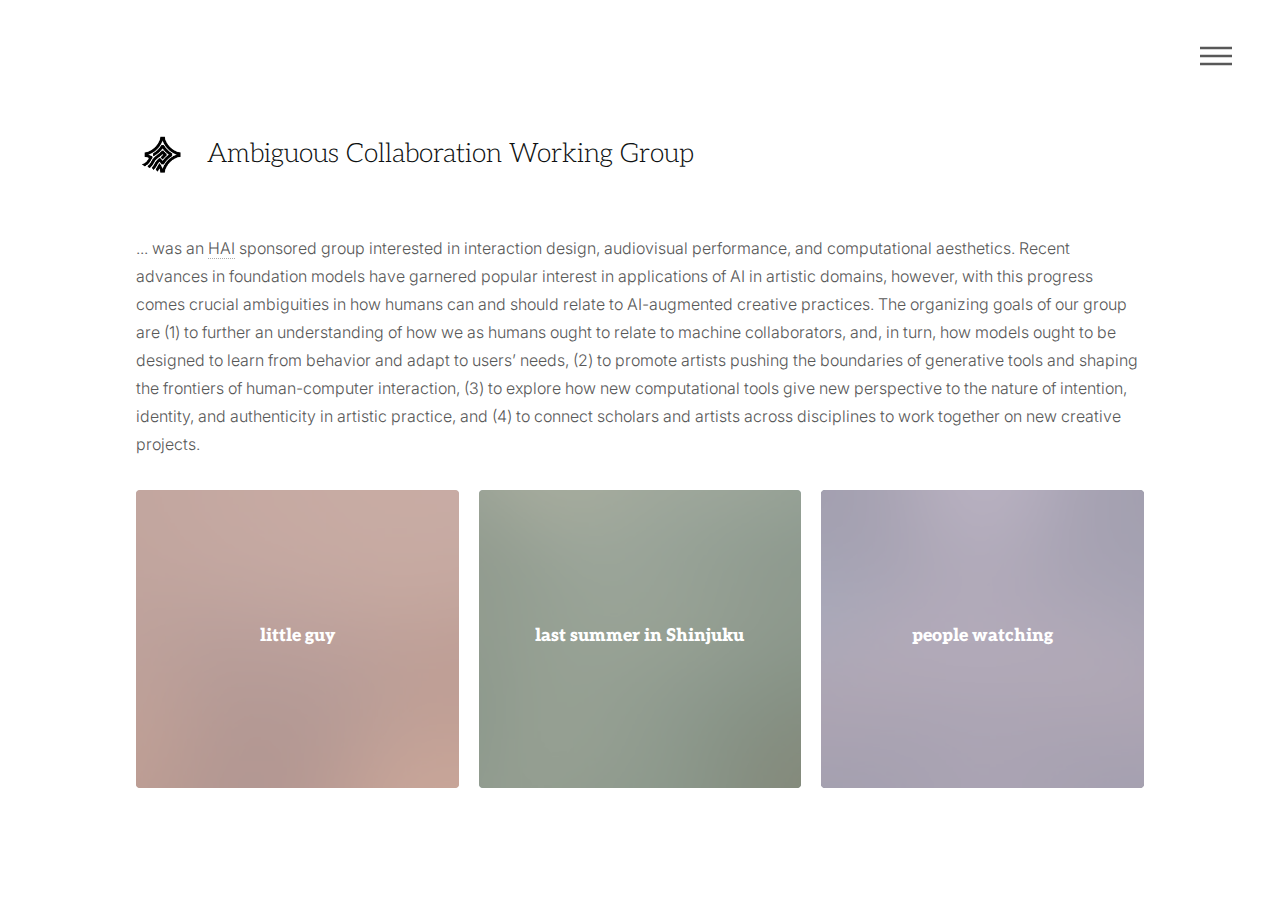
<file: index.html>
<!DOCTYPE HTML>
<!--
	Phantom by HTML5 UP
	html5up.net | @ajlkn
	Free for personal and commercial use under the CCA 3.0 license (html5up.net/license)
-->
<html>
	<head>
		<title>ACWG</title>
		<meta charset="utf-8" />
		<meta name="viewport" content="width=device-width, initial-scale=1, user-scalable=no" />
		<link rel="stylesheet" href="assets/css/main.css" />
		<noscript><link rel="stylesheet" href="assets/css/noscript.css" /></noscript>
	</head>
	<body class="is-preload">
		<!-- Wrapper -->
			<div id="wrapper">

				<!-- Header -->
					<header id="header">
						<div class="inner">

							<!-- Logo -->
								<a href="index.html" class="logo">
									<span class="symbol"><img src="images/acwg.png" alt="" /></span><span class="title">Ambiguous Collaboration Working Group</span>
								</a>

							<!-- Nav -->
								<nav>
									<ul>
										<li><a href="#menu">Menu</a></li>
									</ul>
								</nav>

						</div>
					</header>

				<!-- Menu -->
					<nav id="menu">
						<h2>Menu</h2>
						<ul>
							<li><a href="index.html">Home</a></li>
							<li><a href="little_guy.html">Little Guy</a></li>
							<li><a href="last_summer_in_shinjuku.html">Last Summer in Shinjuku</a></li>
							<li><a href="people_watching.html">People Watching</a></li>
						</ul>
					</nav>

				<!-- Main -->
					<div id="main">
						<div class="inner">
							<header>
								<p>
									... was an <a href="https://hai.stanford.edu/research/student-affinity-groups">HAI</a> sponsored group interested in interaction design, audiovisual performance, and computational aesthetics.
									Recent advances in foundation models have garnered popular interest in applications of AI in artistic domains, however, with this progress comes crucial ambiguities in how humans can and should relate to AI-augmented creative practices. 
									The organizing goals of our group are (1) to further an understanding of how we as humans ought to relate to machine collaborators, and, in turn, how models ought to be designed to learn from behavior and adapt to users’ needs, (2) to promote artists pushing the boundaries of generative tools and shaping the frontiers of human-computer interaction, (3) to explore how new computational tools give new perspective to the nature of intention, identity, and authenticity in artistic practice, and (4) to connect scholars and artists across disciplines to work together on new creative projects.
								</p>
							</header>
							<section class="tiles">
								<article class="style1">
									<span class="image">
										<img src="images/pic01.jpg" alt="" />
									</span>
									<a href="little_guy.html">
										<h2>little guy</h2>
										<div class="content">
											<p>is a crocheted robot and an art experiment.</p>
										</div>
									</a>
								</article>
								<article class="style2">
									<span class="image">
										<img src="images/pic02.jpg" alt="" />
									</span>
									<a href="last_summer_in_shinjuku.html">
										<h2>last summer in Shinjuku</h2>
										<div class="content">
											<!-- <p>Sed nisl arcu euismod sit amet nisi lorem etiam dolor veroeros et feugiat.</p> -->
											<p>is an interactive multimedia installation piece which makes use of sounds and images captured during everyday life in Tokyo, Japan.</p>
										</div>
									</a>
								</article>
								<article class="style3">
									<span class="image">
										<img src="images/pic03.jpg" alt="" />
									</span>
									<a href="people_watching.html">
										<h2>people watching</h2>
										<div class="content">
											<p>is a computer vision system which constructs a dynamic social world from a live video feed.</p>
										</div>
									</a>
								</article>

				<!-- Footer -->
					<!-- <footer id="footer">
						<div class="inner">
							<section>
								<h2>Get in touch</h2>
								<form method="post" action="#">
									<div class="fields">
										<div class="field half">
											<input type="text" name="name" id="name" placeholder="Name" />
										</div>
										<div class="field half">
											<input type="email" name="email" id="email" placeholder="Email" />
										</div>
										<div class="field">
											<textarea name="message" id="message" placeholder="Message"></textarea>
										</div>
									</div>
									<ul class="actions">
										<li><input type="submit" value="Send" class="primary" /></li>
									</ul>
								</form>
							</section>
							<section>
								<h2>Follow</h2>
								<ul class="icons">
									<li><a href="#" class="icon brands style2 fa-twitter"><span class="label">Twitter</span></a></li>
									<li><a href="#" class="icon brands style2 fa-facebook-f"><span class="label">Facebook</span></a></li>
									<li><a href="#" class="icon brands style2 fa-instagram"><span class="label">Instagram</span></a></li>
									<li><a href="#" class="icon brands style2 fa-dribbble"><span class="label">Dribbble</span></a></li>
									<li><a href="#" class="icon brands style2 fa-github"><span class="label">GitHub</span></a></li>
									<li><a href="#" class="icon brands style2 fa-500px"><span class="label">500px</span></a></li>
									<li><a href="#" class="icon solid style2 fa-phone"><span class="label">Phone</span></a></li>
									<li><a href="#" class="icon solid style2 fa-envelope"><span class="label">Email</span></a></li>
								</ul>
							</section>
							<ul class="copyright">
								<li>&copy; Untitled. All rights reserved</li><li>Design: <a href="http://html5up.net">HTML5 UP</a></li>
							</ul>
						</div>
					</footer> -->

			</div>

		<!-- Scripts -->
			<script src="assets/js/jquery.min.js"></script>
			<script src="assets/js/browser.min.js"></script>
			<script src="assets/js/breakpoints.min.js"></script>
			<script src="assets/js/util.js"></script>
			<script src="assets/js/main.js"></script>

	</body>
</html>
</file>
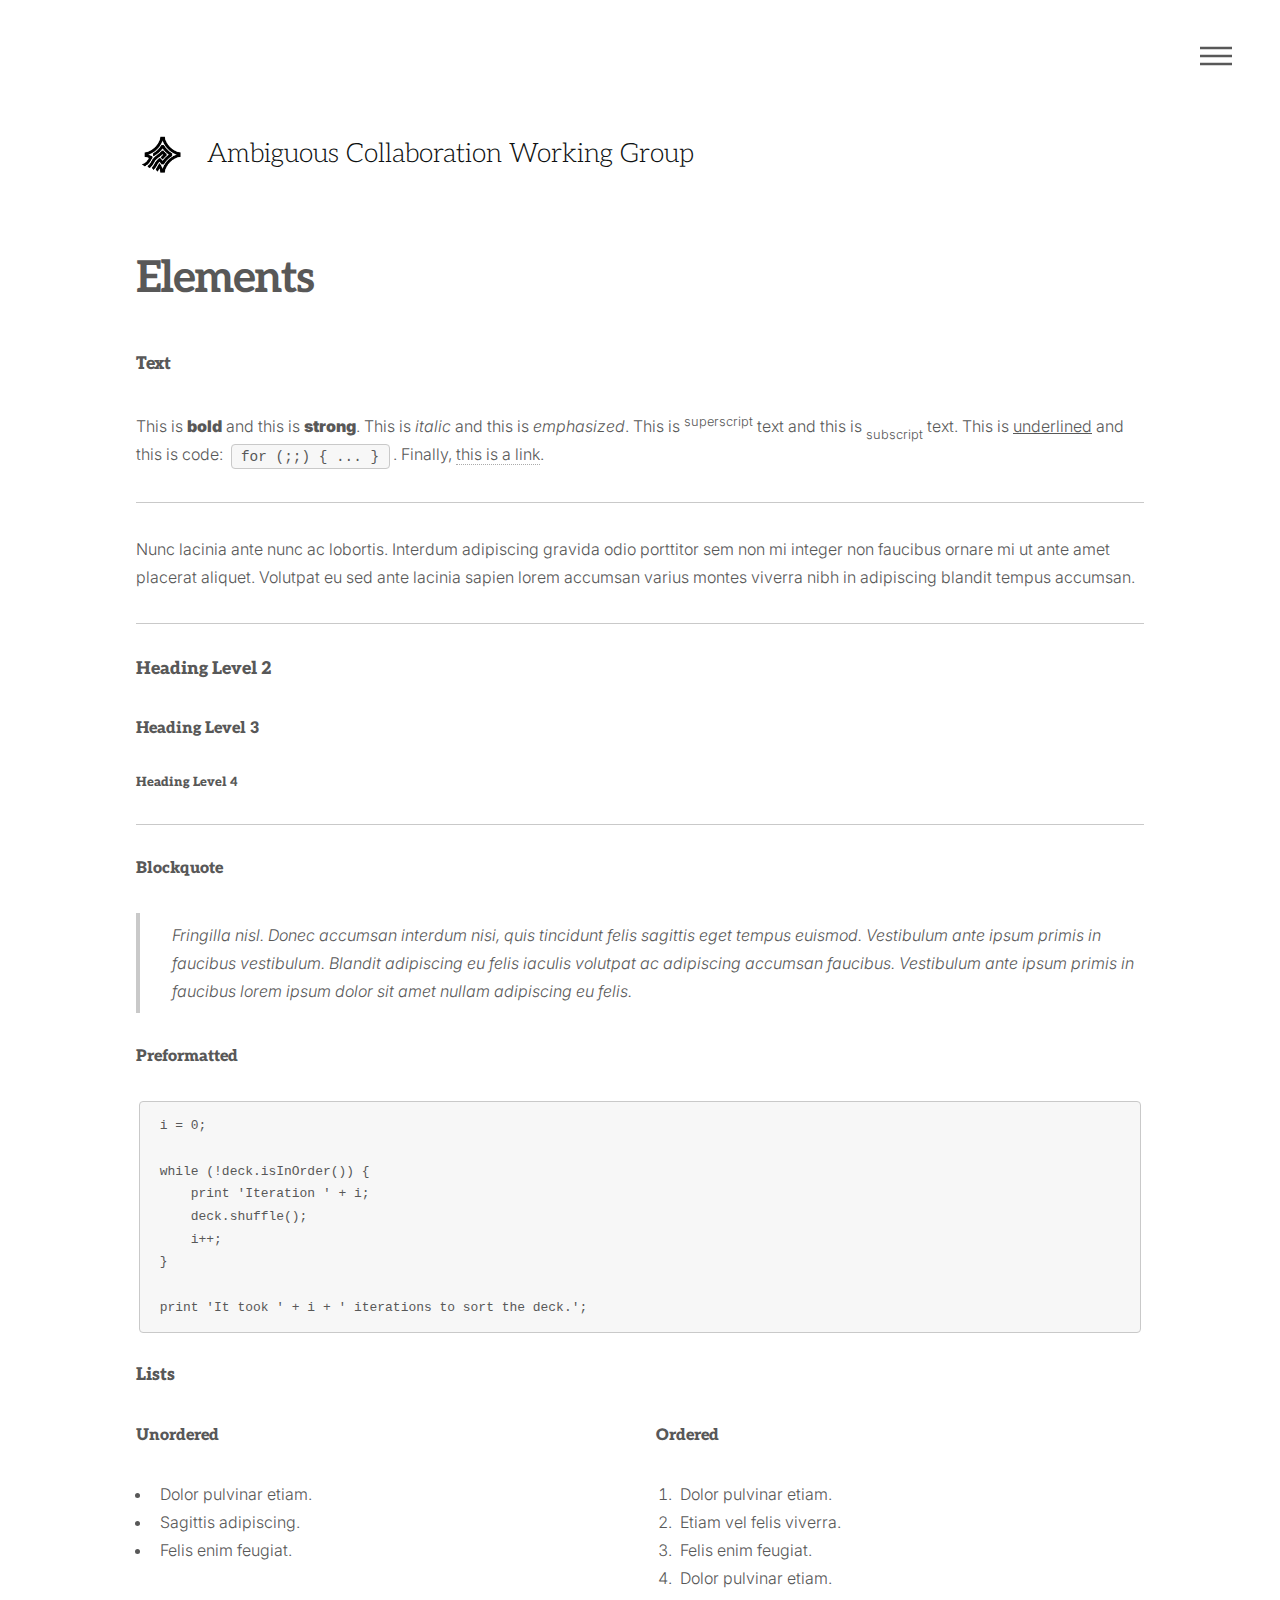
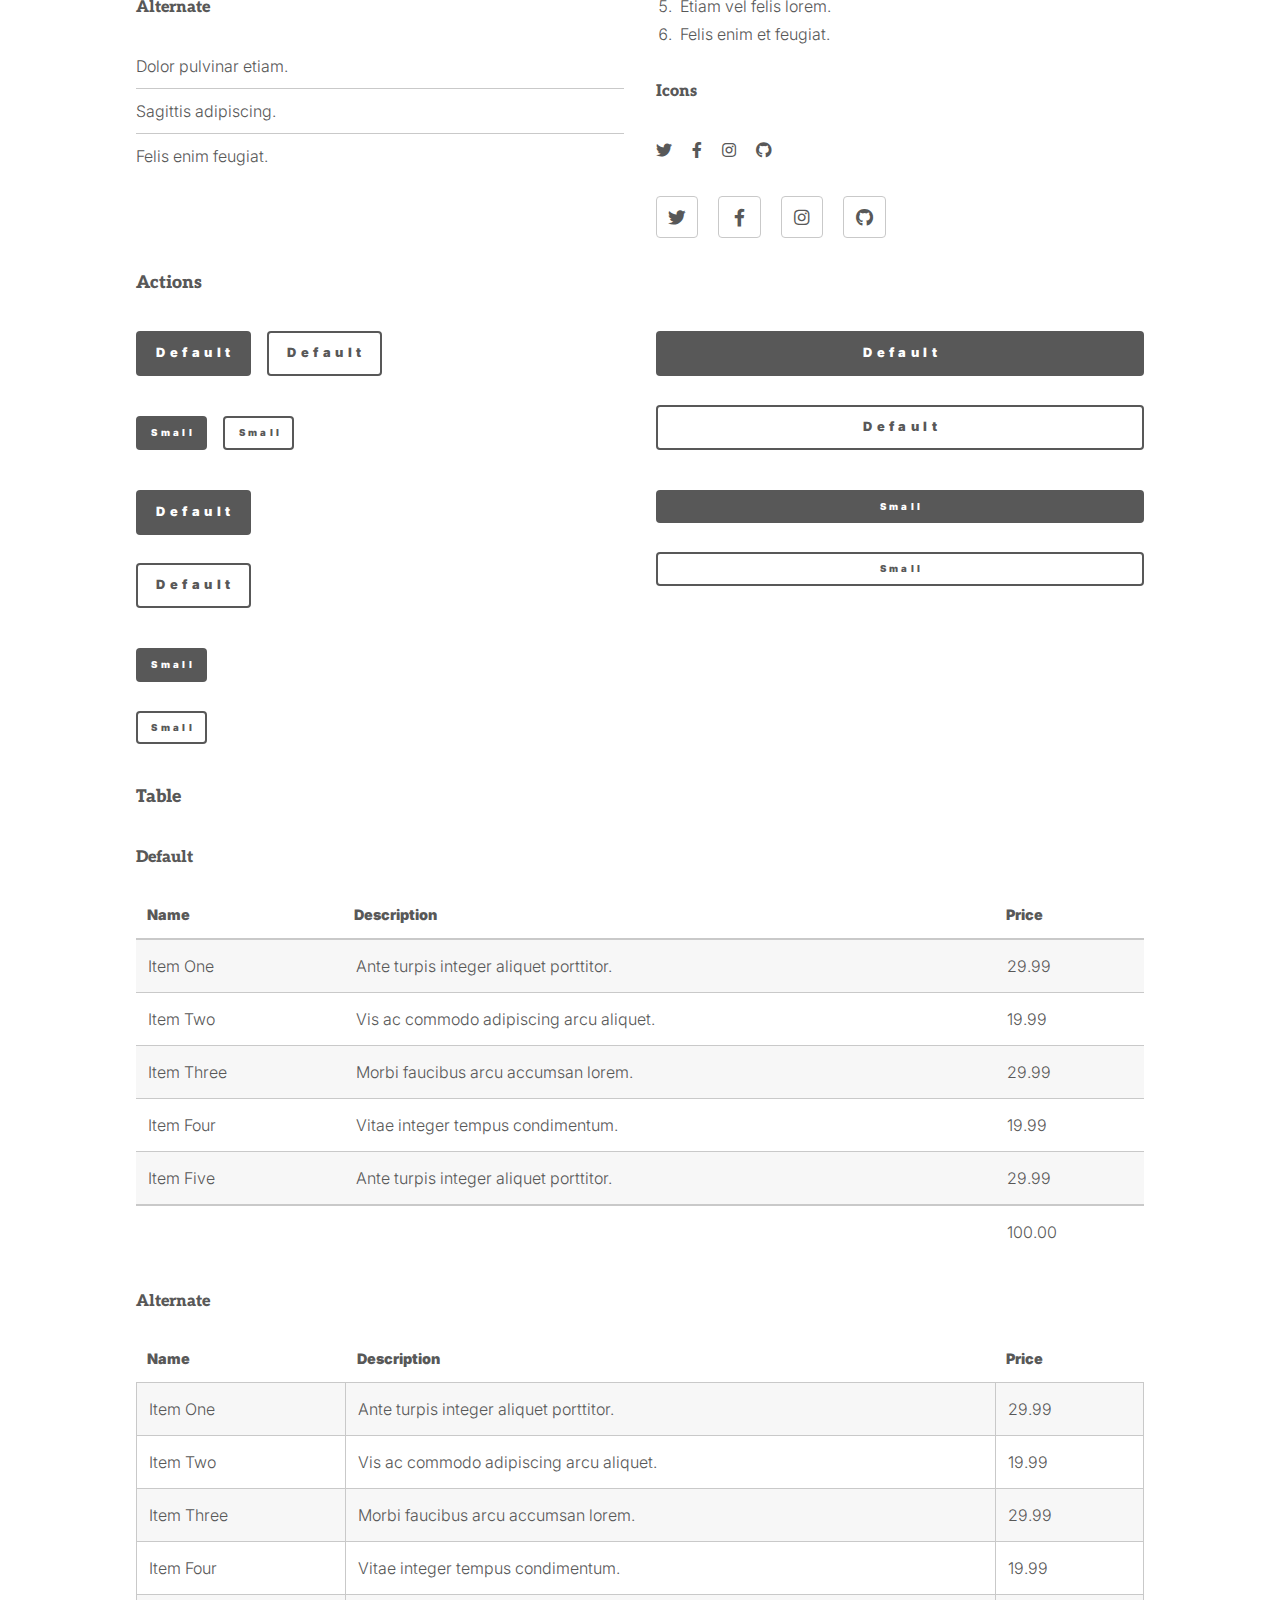
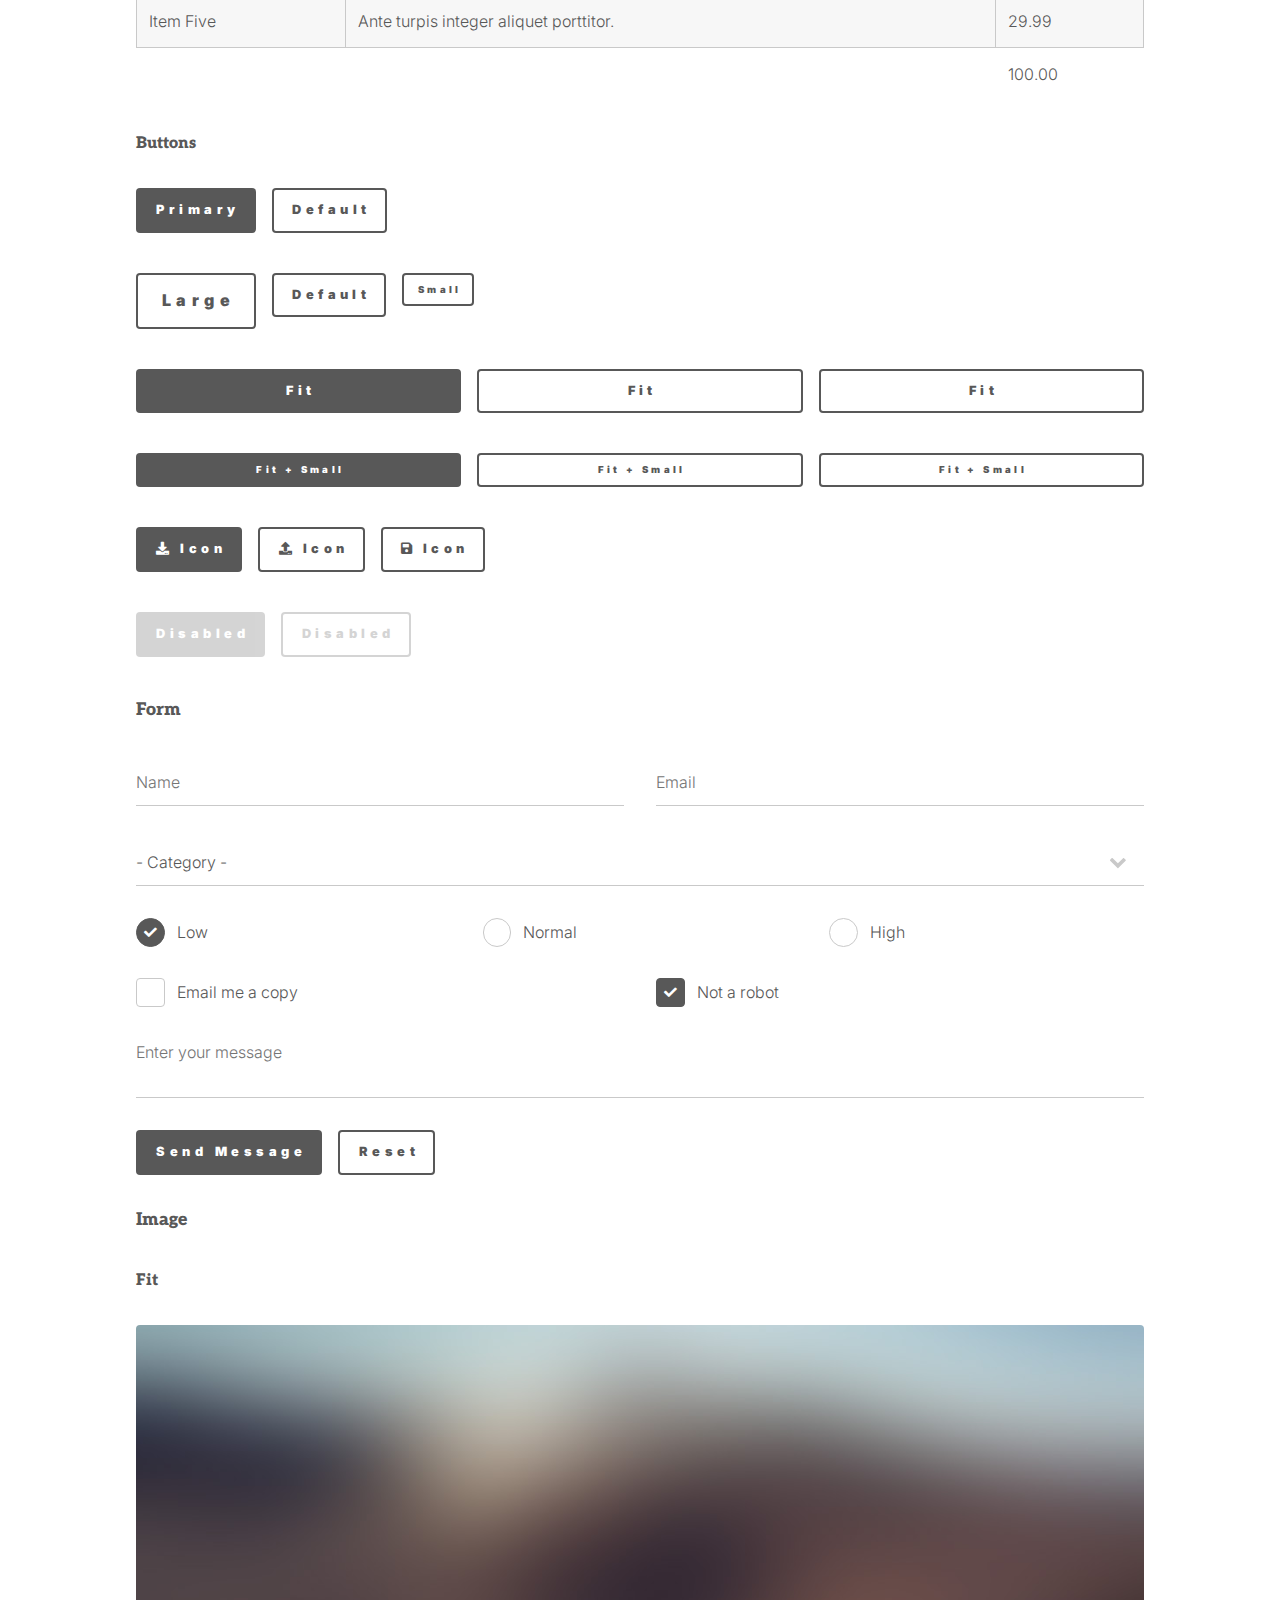
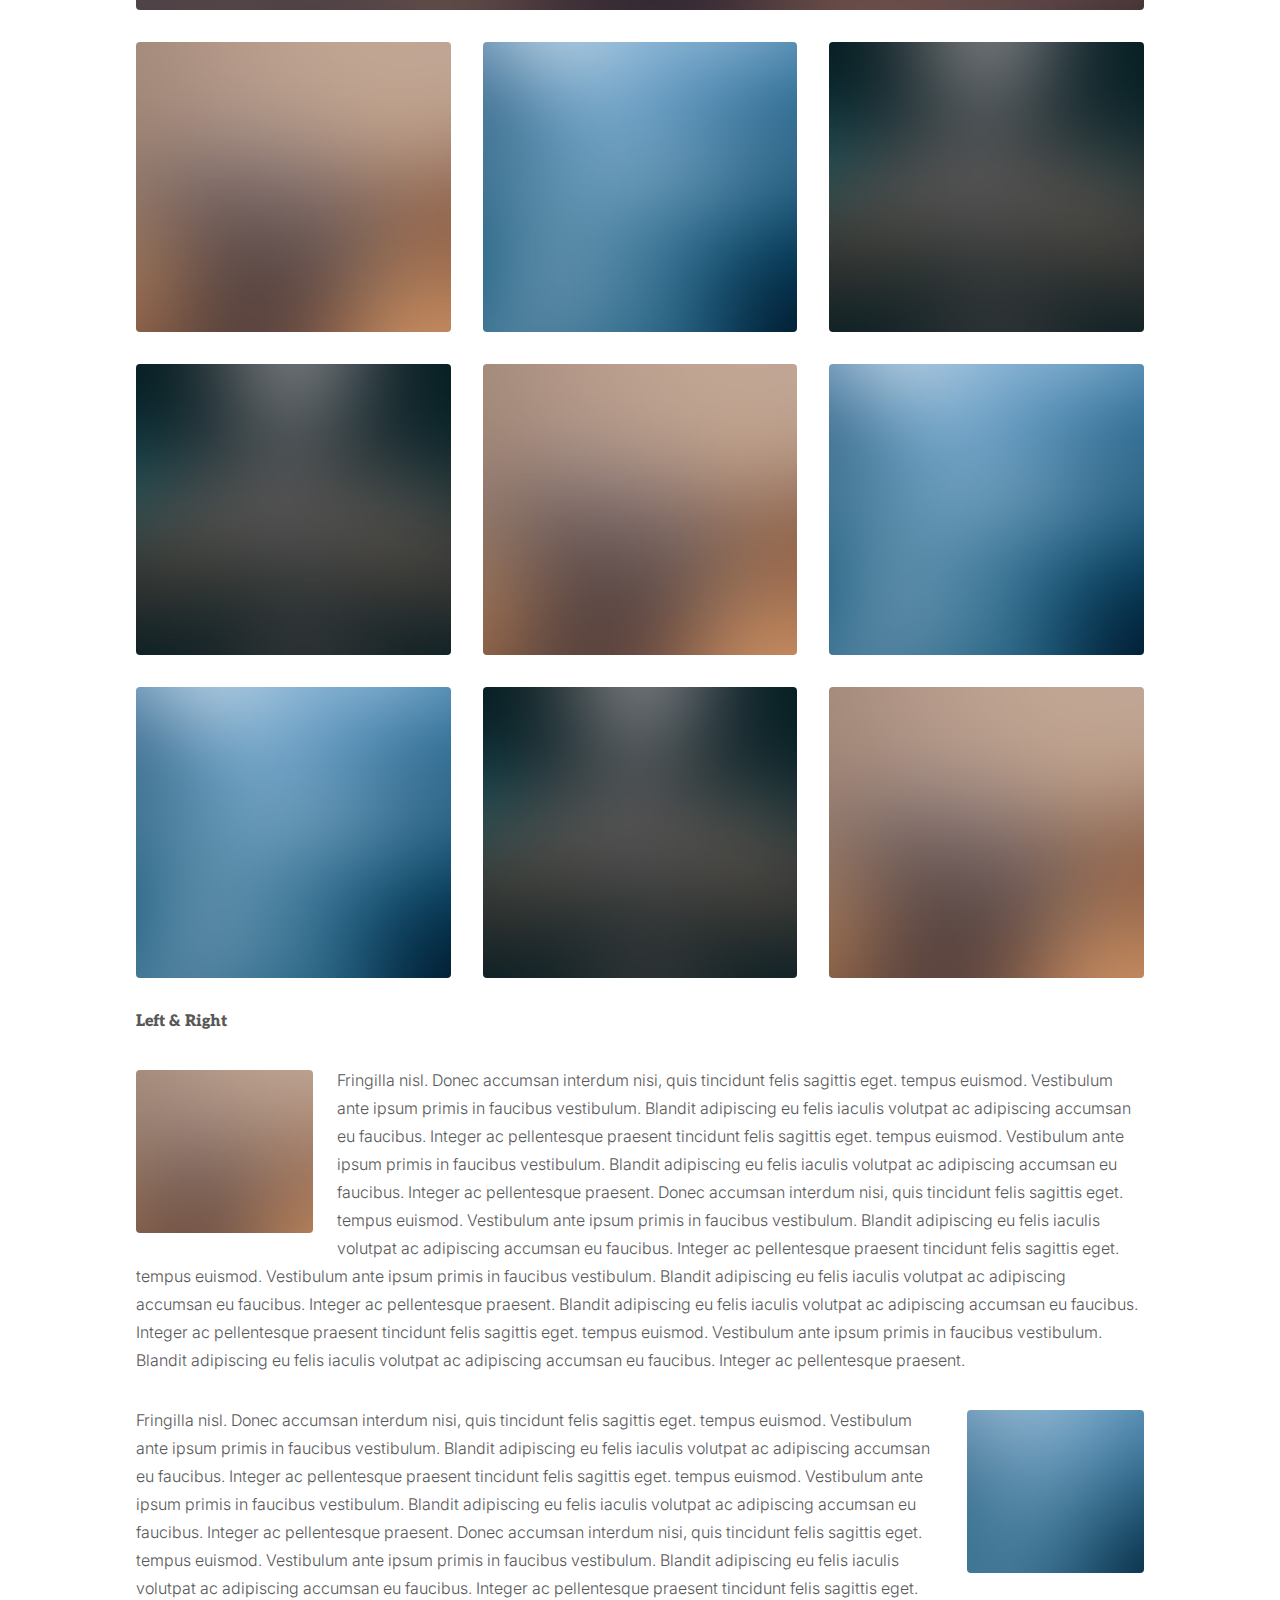
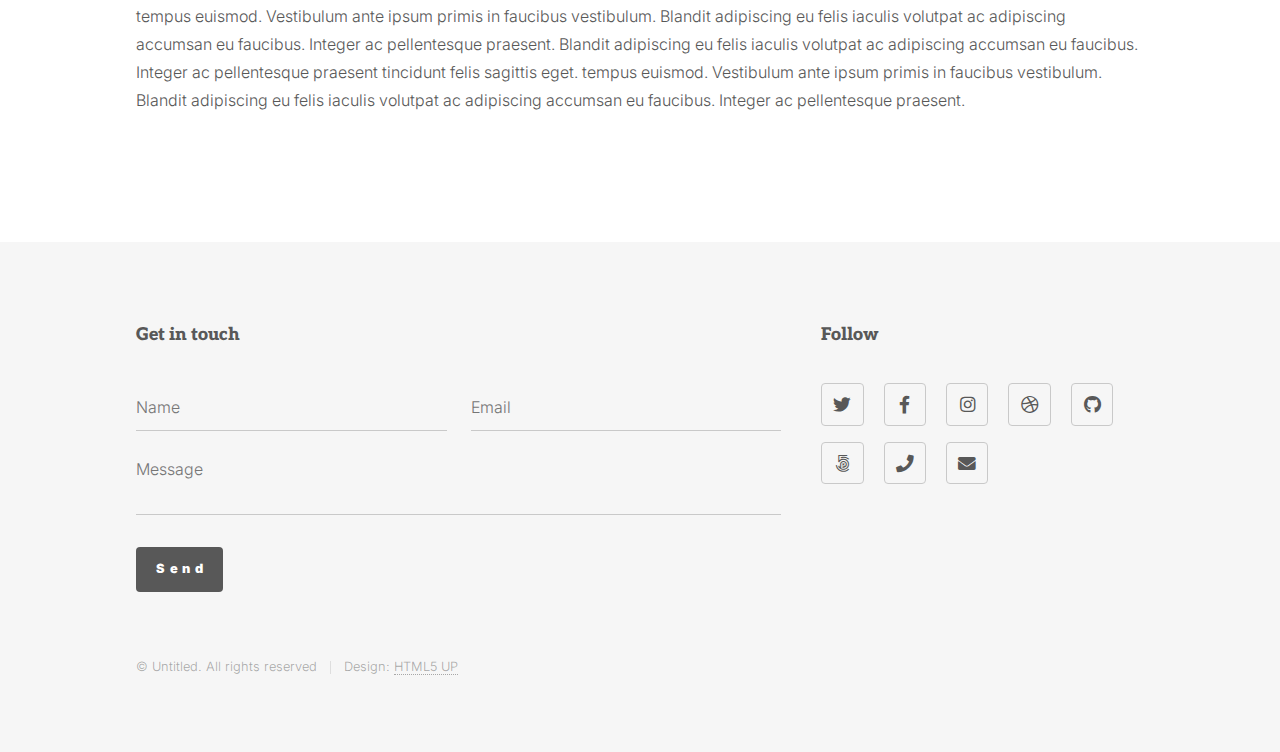
<file: elements.html>
<!DOCTYPE HTML>
<!--
	Phantom by HTML5 UP
	html5up.net | @ajlkn
	Free for personal and commercial use under the CCA 3.0 license (html5up.net/license)
-->
<html>
	<head>
		<title>Elements - Phantom by HTML5 UP</title>
		<meta charset="utf-8" />
		<meta name="viewport" content="width=device-width, initial-scale=1, user-scalable=no" />
		<link rel="stylesheet" href="assets/css/main.css" />
		<noscript><link rel="stylesheet" href="assets/css/noscript.css" /></noscript>
	</head>
	<body class="is-preload">
		<!-- Wrapper -->
			<div id="wrapper">

				<!-- Header -->
					<header id="header">
						<div class="inner">

							<!-- Logo -->
								<a href="index.html" class="logo">
									<span class="symbol"><img src="images/acwg.png" alt="" /></span><span class="title">Ambiguous Collaboration Working Group</span>
								</a>

							<!-- Nav -->
								<nav>
									<ul>
										<li><a href="#menu">Menu</a></li>
									</ul>
								</nav>

						</div>
					</header>

				<!-- Menu -->
					<nav id="menu">
						<h2>Menu</h2>
						<ul>
							<li><a href="index.html">Home</a></li>
							<li><a href="generic.html">Ipsum veroeros</a></li>
							<li><a href="generic.html">Tempus etiam</a></li>
							<li><a href="generic.html">Consequat dolor</a></li>
							<li><a href="elements.html">Elements</a></li>
						</ul>
					</nav>

				<!-- Main -->
					<div id="main">
						<div class="inner">
							<h1>Elements</h1>

							<!-- Text -->
								<section>
									<h2>Text</h2>
									<p>This is <b>bold</b> and this is <strong>strong</strong>. This is <i>italic</i> and this is <em>emphasized</em>.
									This is <sup>superscript</sup> text and this is <sub>subscript</sub> text.
									This is <u>underlined</u> and this is code: <code>for (;;) { ... }</code>. Finally, <a href="#">this is a link</a>.</p>
									<hr />
									<p>Nunc lacinia ante nunc ac lobortis. Interdum adipiscing gravida odio porttitor sem non mi integer non faucibus ornare mi ut ante amet placerat aliquet. Volutpat eu sed ante lacinia sapien lorem accumsan varius montes viverra nibh in adipiscing blandit tempus accumsan.</p>
									<hr />
									<h2>Heading Level 2</h2>
									<h3>Heading Level 3</h3>
									<h4>Heading Level 4</h4>
									<hr />
									<h3>Blockquote</h3>
									<blockquote>Fringilla nisl. Donec accumsan interdum nisi, quis tincidunt felis sagittis eget tempus euismod. Vestibulum ante ipsum primis in faucibus vestibulum. Blandit adipiscing eu felis iaculis volutpat ac adipiscing accumsan faucibus. Vestibulum ante ipsum primis in faucibus lorem ipsum dolor sit amet nullam adipiscing eu felis.</blockquote>
									<h3>Preformatted</h3>
									<pre><code>i = 0;

while (!deck.isInOrder()) {
    print 'Iteration ' + i;
    deck.shuffle();
    i++;
}

print 'It took ' + i + ' iterations to sort the deck.';</code></pre>
								</section>

							<!-- Lists -->
								<section>
									<h2>Lists</h2>
									<div class="row">
										<div class="col-6 col-12-medium">
											<h3>Unordered</h3>
											<ul>
												<li>Dolor pulvinar etiam.</li>
												<li>Sagittis adipiscing.</li>
												<li>Felis enim feugiat.</li>
											</ul>
											<h3>Alternate</h3>
											<ul class="alt">
												<li>Dolor pulvinar etiam.</li>
												<li>Sagittis adipiscing.</li>
												<li>Felis enim feugiat.</li>
											</ul>
										</div>
										<div class="col-6 col-12-medium">
											<h3>Ordered</h3>
											<ol>
												<li>Dolor pulvinar etiam.</li>
												<li>Etiam vel felis viverra.</li>
												<li>Felis enim feugiat.</li>
												<li>Dolor pulvinar etiam.</li>
												<li>Etiam vel felis lorem.</li>
												<li>Felis enim et feugiat.</li>
											</ol>
											<h3>Icons</h3>
											<ul class="icons">
												<li><a href="#" class="icon brands style1 fa-twitter"><span class="label">Twitter</span></a></li>
												<li><a href="#" class="icon brands style1 fa-facebook-f"><span class="label">Facebook</span></a></li>
												<li><a href="#" class="icon brands style1 fa-instagram"><span class="label">Instagram</span></a></li>
												<li><a href="#" class="icon brands style1 fa-github"><span class="label">Github</span></a></li>
											</ul>
											<ul class="icons">
												<li><a href="#" class="icon brands style2 fa-twitter"><span class="label">Twitter</span></a></li>
												<li><a href="#" class="icon brands style2 fa-facebook-f"><span class="label">Facebook</span></a></li>
												<li><a href="#" class="icon brands style2 fa-instagram"><span class="label">Instagram</span></a></li>
												<li><a href="#" class="icon brands style2 fa-github"><span class="label">Github</span></a></li>
											</ul>
										</div>
									</div>
									<h2>Actions</h2>
									<div class="row">
										<div class="col-6 col-12-medium">
											<ul class="actions">
												<li><a href="#" class="button primary">Default</a></li>
												<li><a href="#" class="button">Default</a></li>
											</ul>
											<ul class="actions small">
												<li><a href="#" class="button primary small">Small</a></li>
												<li><a href="#" class="button small">Small</a></li>
											</ul>
											<ul class="actions stacked">
												<li><a href="#" class="button primary">Default</a></li>
												<li><a href="#" class="button">Default</a></li>
											</ul>
											<ul class="actions stacked">
												<li><a href="#" class="button primary small">Small</a></li>
												<li><a href="#" class="button small">Small</a></li>
											</ul>
										</div>
										<div class="col-6 col-12-medium">
											<ul class="actions stacked">
												<li><a href="#" class="button primary fit">Default</a></li>
												<li><a href="#" class="button fit">Default</a></li>
											</ul>
											<ul class="actions stacked">
												<li><a href="#" class="button primary small fit">Small</a></li>
												<li><a href="#" class="button small fit">Small</a></li>
											</ul>
										</div>
									</div>
								</section>

							<!-- Table -->
								<section>
									<h2>Table</h2>
									<h3>Default</h3>
									<div class="table-wrapper">
										<table>
											<thead>
												<tr>
													<th>Name</th>
													<th>Description</th>
													<th>Price</th>
												</tr>
											</thead>
											<tbody>
												<tr>
													<td>Item One</td>
													<td>Ante turpis integer aliquet porttitor.</td>
													<td>29.99</td>
												</tr>
												<tr>
													<td>Item Two</td>
													<td>Vis ac commodo adipiscing arcu aliquet.</td>
													<td>19.99</td>
												</tr>
												<tr>
													<td>Item Three</td>
													<td> Morbi faucibus arcu accumsan lorem.</td>
													<td>29.99</td>
												</tr>
												<tr>
													<td>Item Four</td>
													<td>Vitae integer tempus condimentum.</td>
													<td>19.99</td>
												</tr>
												<tr>
													<td>Item Five</td>
													<td>Ante turpis integer aliquet porttitor.</td>
													<td>29.99</td>
												</tr>
											</tbody>
											<tfoot>
												<tr>
													<td colspan="2"></td>
													<td>100.00</td>
												</tr>
											</tfoot>
										</table>
									</div>

									<h3>Alternate</h3>
									<div class="table-wrapper">
										<table class="alt">
											<thead>
												<tr>
													<th>Name</th>
													<th>Description</th>
													<th>Price</th>
												</tr>
											</thead>
											<tbody>
												<tr>
													<td>Item One</td>
													<td>Ante turpis integer aliquet porttitor.</td>
													<td>29.99</td>
												</tr>
												<tr>
													<td>Item Two</td>
													<td>Vis ac commodo adipiscing arcu aliquet.</td>
													<td>19.99</td>
												</tr>
												<tr>
													<td>Item Three</td>
													<td> Morbi faucibus arcu accumsan lorem.</td>
													<td>29.99</td>
												</tr>
												<tr>
													<td>Item Four</td>
													<td>Vitae integer tempus condimentum.</td>
													<td>19.99</td>
												</tr>
												<tr>
													<td>Item Five</td>
													<td>Ante turpis integer aliquet porttitor.</td>
													<td>29.99</td>
												</tr>
											</tbody>
											<tfoot>
												<tr>
													<td colspan="2"></td>
													<td>100.00</td>
												</tr>
											</tfoot>
										</table>
									</div>
								</section>

							<!-- Buttons -->
								<section>
									<h3>Buttons</h3>
									<ul class="actions">
										<li><a href="#" class="button primary">Primary</a></li>
										<li><a href="#" class="button">Default</a></li>
									</ul>
									<ul class="actions">
										<li><a href="#" class="button large">Large</a></li>
										<li><a href="#" class="button">Default</a></li>
										<li><a href="#" class="button small">Small</a></li>
									</ul>
									<ul class="actions fit">
										<li><a href="#" class="button primary fit">Fit</a></li>
										<li><a href="#" class="button fit">Fit</a></li>
										<li><a href="#" class="button fit">Fit</a></li>
									</ul>
									<ul class="actions fit small">
										<li><a href="#" class="button primary fit small">Fit + Small</a></li>
										<li><a href="#" class="button fit small">Fit + Small</a></li>
										<li><a href="#" class="button fit small">Fit + Small</a></li>
									</ul>
									<ul class="actions">
										<li><a href="#" class="button primary icon solid fa-download">Icon</a></li>
										<li><a href="#" class="button icon solid fa-upload">Icon</a></li>
										<li><a href="#" class="button icon solid fa-save">Icon</a></li>
									</ul>
									<ul class="actions">
										<li><span class="button primary disabled">Disabled</span></li>
										<li><span class="button disabled">Disabled</span></li>
									</ul>
								</section>

							<!-- Form -->
								<section>
									<h2>Form</h2>
									<form method="post" action="#">
										<div class="row gtr-uniform">
											<div class="col-6 col-12-xsmall">
												<input type="text" name="demo-name" id="demo-name" value="" placeholder="Name" />
											</div>
											<div class="col-6 col-12-xsmall">
												<input type="email" name="demo-email" id="demo-email" value="" placeholder="Email" />
											</div>
											<div class="col-12">
												<select name="demo-category" id="demo-category">
													<option value="">- Category -</option>
													<option value="1">Manufacturing</option>
													<option value="1">Shipping</option>
													<option value="1">Administration</option>
													<option value="1">Human Resources</option>
												</select>
											</div>
											<div class="col-4 col-12-small">
												<input type="radio" id="demo-priority-low" name="demo-priority" checked>
												<label for="demo-priority-low">Low</label>
											</div>
											<div class="col-4 col-12-small">
												<input type="radio" id="demo-priority-normal" name="demo-priority">
												<label for="demo-priority-normal">Normal</label>
											</div>
											<div class="col-4 col-12-small">
												<input type="radio" id="demo-priority-high" name="demo-priority">
												<label for="demo-priority-high">High</label>
											</div>
											<div class="col-6 col-12-small">
												<input type="checkbox" id="demo-copy" name="demo-copy">
												<label for="demo-copy">Email me a copy</label>
											</div>
											<div class="col-6 col-12-small">
												<input type="checkbox" id="demo-human" name="demo-human" checked>
												<label for="demo-human">Not a robot</label>
											</div>
											<div class="col-12">
												<textarea name="demo-message" id="demo-message" placeholder="Enter your message" rows="6"></textarea>
											</div>
											<div class="col-12">
												<ul class="actions">
													<li><input type="submit" value="Send Message" class="primary" /></li>
													<li><input type="reset" value="Reset" /></li>
												</ul>
											</div>
										</div>
									</form>
								</section>

							<!-- Image -->
								<section>
									<h2>Image</h2>
									<h3>Fit</h3>
									<div class="box alt">
										<div class="row gtr-uniform">
											<div class="col-12"><span class="image fit"><img src="images/pic13.jpg" alt="" /></span></div>
											<div class="col-4"><span class="image fit"><img src="images/pic01.jpg" alt="" /></span></div>
											<div class="col-4"><span class="image fit"><img src="images/pic02.jpg" alt="" /></span></div>
											<div class="col-4"><span class="image fit"><img src="images/pic03.jpg" alt="" /></span></div>
											<div class="col-4"><span class="image fit"><img src="images/pic03.jpg" alt="" /></span></div>
											<div class="col-4"><span class="image fit"><img src="images/pic01.jpg" alt="" /></span></div>
											<div class="col-4"><span class="image fit"><img src="images/pic02.jpg" alt="" /></span></div>
											<div class="col-4"><span class="image fit"><img src="images/pic02.jpg" alt="" /></span></div>
											<div class="col-4"><span class="image fit"><img src="images/pic03.jpg" alt="" /></span></div>
											<div class="col-4"><span class="image fit"><img src="images/pic01.jpg" alt="" /></span></div>
										</div>
									</div>
									<h3>Left &amp; Right</h3>
									<p><span class="image left"><img src="images/pic14.jpg" alt="" /></span>Fringilla nisl. Donec accumsan interdum nisi, quis tincidunt felis sagittis eget. tempus euismod. Vestibulum ante ipsum primis in faucibus vestibulum. Blandit adipiscing eu felis iaculis volutpat ac adipiscing accumsan eu faucibus. Integer ac pellentesque praesent tincidunt felis sagittis eget. tempus euismod. Vestibulum ante ipsum primis in faucibus vestibulum. Blandit adipiscing eu felis iaculis volutpat ac adipiscing accumsan eu faucibus. Integer ac pellentesque praesent. Donec accumsan interdum nisi, quis tincidunt felis sagittis eget. tempus euismod. Vestibulum ante ipsum primis in faucibus vestibulum. Blandit adipiscing eu felis iaculis volutpat ac adipiscing accumsan eu faucibus. Integer ac pellentesque praesent tincidunt felis sagittis eget. tempus euismod. Vestibulum ante ipsum primis in faucibus vestibulum. Blandit adipiscing eu felis iaculis volutpat ac adipiscing accumsan eu faucibus. Integer ac pellentesque praesent. Blandit adipiscing eu felis iaculis volutpat ac adipiscing accumsan eu faucibus. Integer ac pellentesque praesent tincidunt felis sagittis eget. tempus euismod. Vestibulum ante ipsum primis in faucibus vestibulum. Blandit adipiscing eu felis iaculis volutpat ac adipiscing accumsan eu faucibus. Integer ac pellentesque praesent.</p>
									<p><span class="image right"><img src="images/pic15.jpg" alt="" /></span>Fringilla nisl. Donec accumsan interdum nisi, quis tincidunt felis sagittis eget. tempus euismod. Vestibulum ante ipsum primis in faucibus vestibulum. Blandit adipiscing eu felis iaculis volutpat ac adipiscing accumsan eu faucibus. Integer ac pellentesque praesent tincidunt felis sagittis eget. tempus euismod. Vestibulum ante ipsum primis in faucibus vestibulum. Blandit adipiscing eu felis iaculis volutpat ac adipiscing accumsan eu faucibus. Integer ac pellentesque praesent. Donec accumsan interdum nisi, quis tincidunt felis sagittis eget. tempus euismod. Vestibulum ante ipsum primis in faucibus vestibulum. Blandit adipiscing eu felis iaculis volutpat ac adipiscing accumsan eu faucibus. Integer ac pellentesque praesent tincidunt felis sagittis eget. tempus euismod. Vestibulum ante ipsum primis in faucibus vestibulum. Blandit adipiscing eu felis iaculis volutpat ac adipiscing accumsan eu faucibus. Integer ac pellentesque praesent. Blandit adipiscing eu felis iaculis volutpat ac adipiscing accumsan eu faucibus. Integer ac pellentesque praesent tincidunt felis sagittis eget. tempus euismod. Vestibulum ante ipsum primis in faucibus vestibulum. Blandit adipiscing eu felis iaculis volutpat ac adipiscing accumsan eu faucibus. Integer ac pellentesque praesent.</p>
								</section>

						</div>
					</div>

				<!-- Footer -->
					<footer id="footer">
						<div class="inner">
							<section>
								<h2>Get in touch</h2>
								<form method="post" action="#">
									<div class="fields">
										<div class="field half">
											<input type="text" name="name" id="name" placeholder="Name" />
										</div>
										<div class="field half">
											<input type="email" name="email" id="email" placeholder="Email" />
										</div>
										<div class="field">
											<textarea name="message" id="message" placeholder="Message"></textarea>
										</div>
									</div>
									<ul class="actions">
										<li><input type="submit" value="Send" class="primary" /></li>
									</ul>
								</form>
							</section>
							<section>
								<h2>Follow</h2>
								<ul class="icons">
									<li><a href="#" class="icon brands style2 fa-twitter"><span class="label">Twitter</span></a></li>
									<li><a href="#" class="icon brands style2 fa-facebook-f"><span class="label">Facebook</span></a></li>
									<li><a href="#" class="icon brands style2 fa-instagram"><span class="label">Instagram</span></a></li>
									<li><a href="#" class="icon brands style2 fa-dribbble"><span class="label">Dribbble</span></a></li>
									<li><a href="#" class="icon brands style2 fa-github"><span class="label">GitHub</span></a></li>
									<li><a href="#" class="icon brands style2 fa-500px"><span class="label">500px</span></a></li>
									<li><a href="#" class="icon solid style2 fa-phone"><span class="label">Phone</span></a></li>
									<li><a href="#" class="icon solid style2 fa-envelope"><span class="label">Email</span></a></li>
								</ul>
							</section>
							<ul class="copyright">
								<li>&copy; Untitled. All rights reserved</li><li>Design: <a href="http://html5up.net">HTML5 UP</a></li>
							</ul>
						</div>
					</footer>

			</div>

		<!-- Scripts -->
			<script src="assets/js/jquery.min.js"></script>
			<script src="assets/js/browser.min.js"></script>
			<script src="assets/js/breakpoints.min.js"></script>
			<script src="assets/js/util.js"></script>
			<script src="assets/js/main.js"></script>

	</body>
</html>
</file>
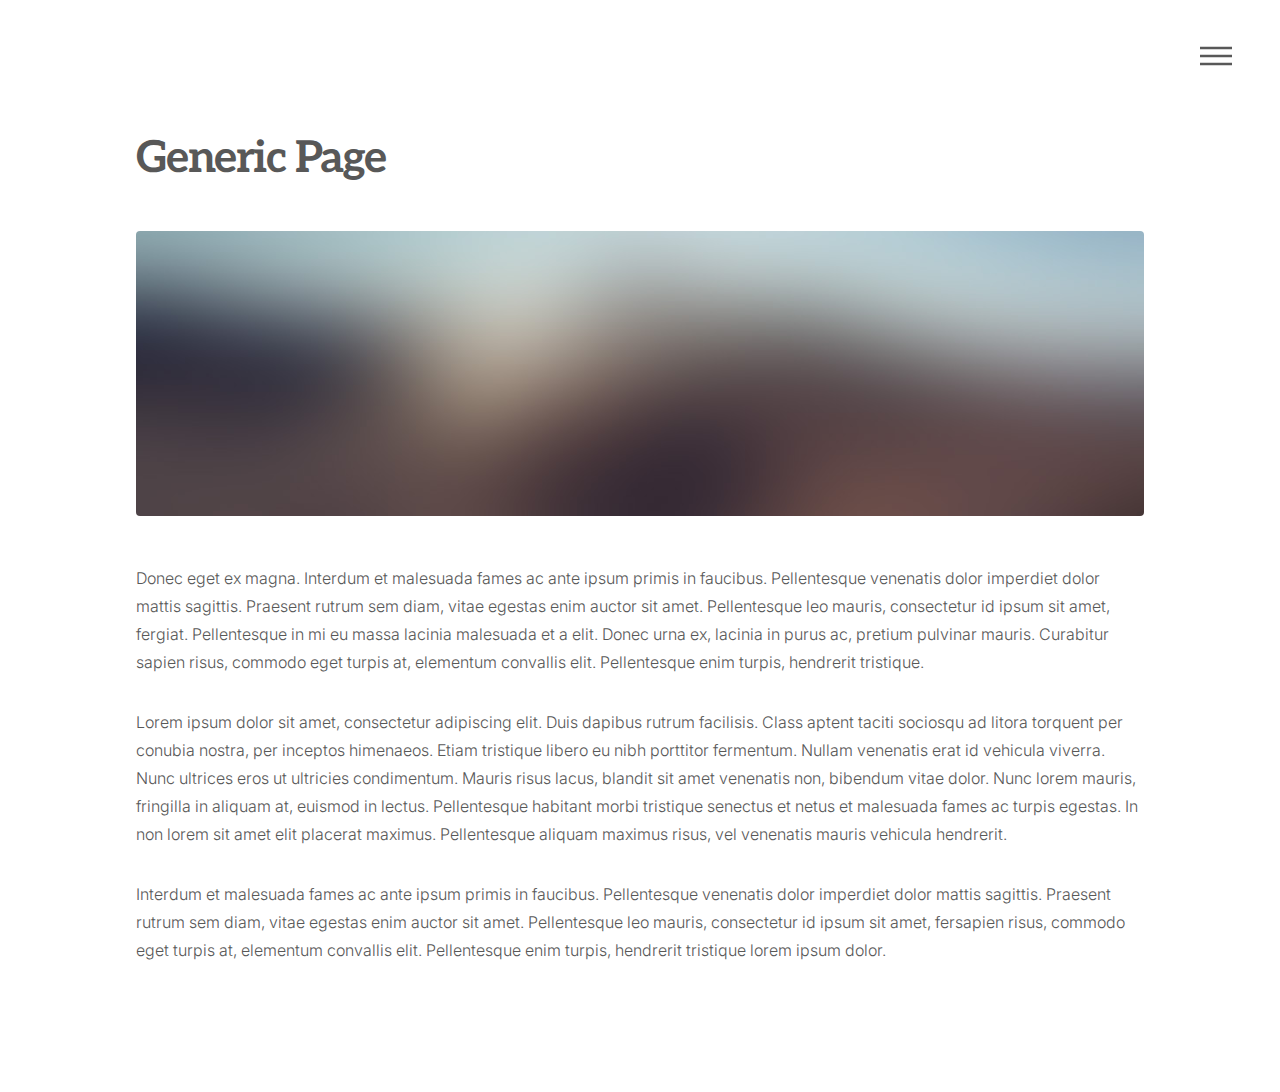
<file: generic.html>
<!DOCTYPE HTML>
<!--
	Phantom by HTML5 UP
	html5up.net | @ajlkn
	Free for personal and commercial use under the CCA 3.0 license (html5up.net/license)
-->
<html>
	<head>
		<title>Generic - Phantom by HTML5 UP</title>
		<meta charset="utf-8" />
		<meta name="viewport" content="width=device-width, initial-scale=1, user-scalable=no" />
		<link rel="stylesheet" href="assets/css/main.css" />
		<noscript><link rel="stylesheet" href="assets/css/noscript.css" /></noscript>
	</head>
	<body class="is-preload">
		<!-- Wrapper -->
			<div id="wrapper">

				<!-- Header -->
					<header id="header">
						<div class="inner">

							<!-- Nav -->
								<nav>
									<ul>
										<li><a href="#menu">Menu</a></li>
									</ul>
								</nav>

						</div>
					</header>

				<!-- Menu -->
					<nav id="menu">
						<h2>Menu</h2>
						<ul>
							<li><a href="index.html">Home</a></li>
							<li><a href="generic.html">Little Guy</a></li>
							<li><a href="generic.html">Last Summer in Shinjuku</a></li>
							<li><a href="generic.html">People Watching</a></li>
						</ul>
					</nav>

				<!-- Main -->
					<div id="main">
						<div class="inner">
							<h1>Generic Page</h1>
							<span class="image main"><img src="images/pic13.jpg" alt="" /></span>
							<p>Donec eget ex magna. Interdum et malesuada fames ac ante ipsum primis in faucibus. Pellentesque venenatis dolor imperdiet dolor mattis sagittis. Praesent rutrum sem diam, vitae egestas enim auctor sit amet. Pellentesque leo mauris, consectetur id ipsum sit amet, fergiat. Pellentesque in mi eu massa lacinia malesuada et a elit. Donec urna ex, lacinia in purus ac, pretium pulvinar mauris. Curabitur sapien risus, commodo eget turpis at, elementum convallis elit. Pellentesque enim turpis, hendrerit tristique.</p>
							<p>Lorem ipsum dolor sit amet, consectetur adipiscing elit. Duis dapibus rutrum facilisis. Class aptent taciti sociosqu ad litora torquent per conubia nostra, per inceptos himenaeos. Etiam tristique libero eu nibh porttitor fermentum. Nullam venenatis erat id vehicula viverra. Nunc ultrices eros ut ultricies condimentum. Mauris risus lacus, blandit sit amet venenatis non, bibendum vitae dolor. Nunc lorem mauris, fringilla in aliquam at, euismod in lectus. Pellentesque habitant morbi tristique senectus et netus et malesuada fames ac turpis egestas. In non lorem sit amet elit placerat maximus. Pellentesque aliquam maximus risus, vel venenatis mauris vehicula hendrerit.</p>
							<p>Interdum et malesuada fames ac ante ipsum primis in faucibus. Pellentesque venenatis dolor imperdiet dolor mattis sagittis. Praesent rutrum sem diam, vitae egestas enim auctor sit amet. Pellentesque leo mauris, consectetur id ipsum sit amet, fersapien risus, commodo eget turpis at, elementum convallis elit. Pellentesque enim turpis, hendrerit tristique lorem ipsum dolor.</p>
						</div>
					</div>

			</div>

		<!-- Scripts -->
			<script src="assets/js/jquery.min.js"></script>
			<script src="assets/js/browser.min.js"></script>
			<script src="assets/js/breakpoints.min.js"></script>
			<script src="assets/js/util.js"></script>
			<script src="assets/js/main.js"></script>

	</body>
</html>
</file>
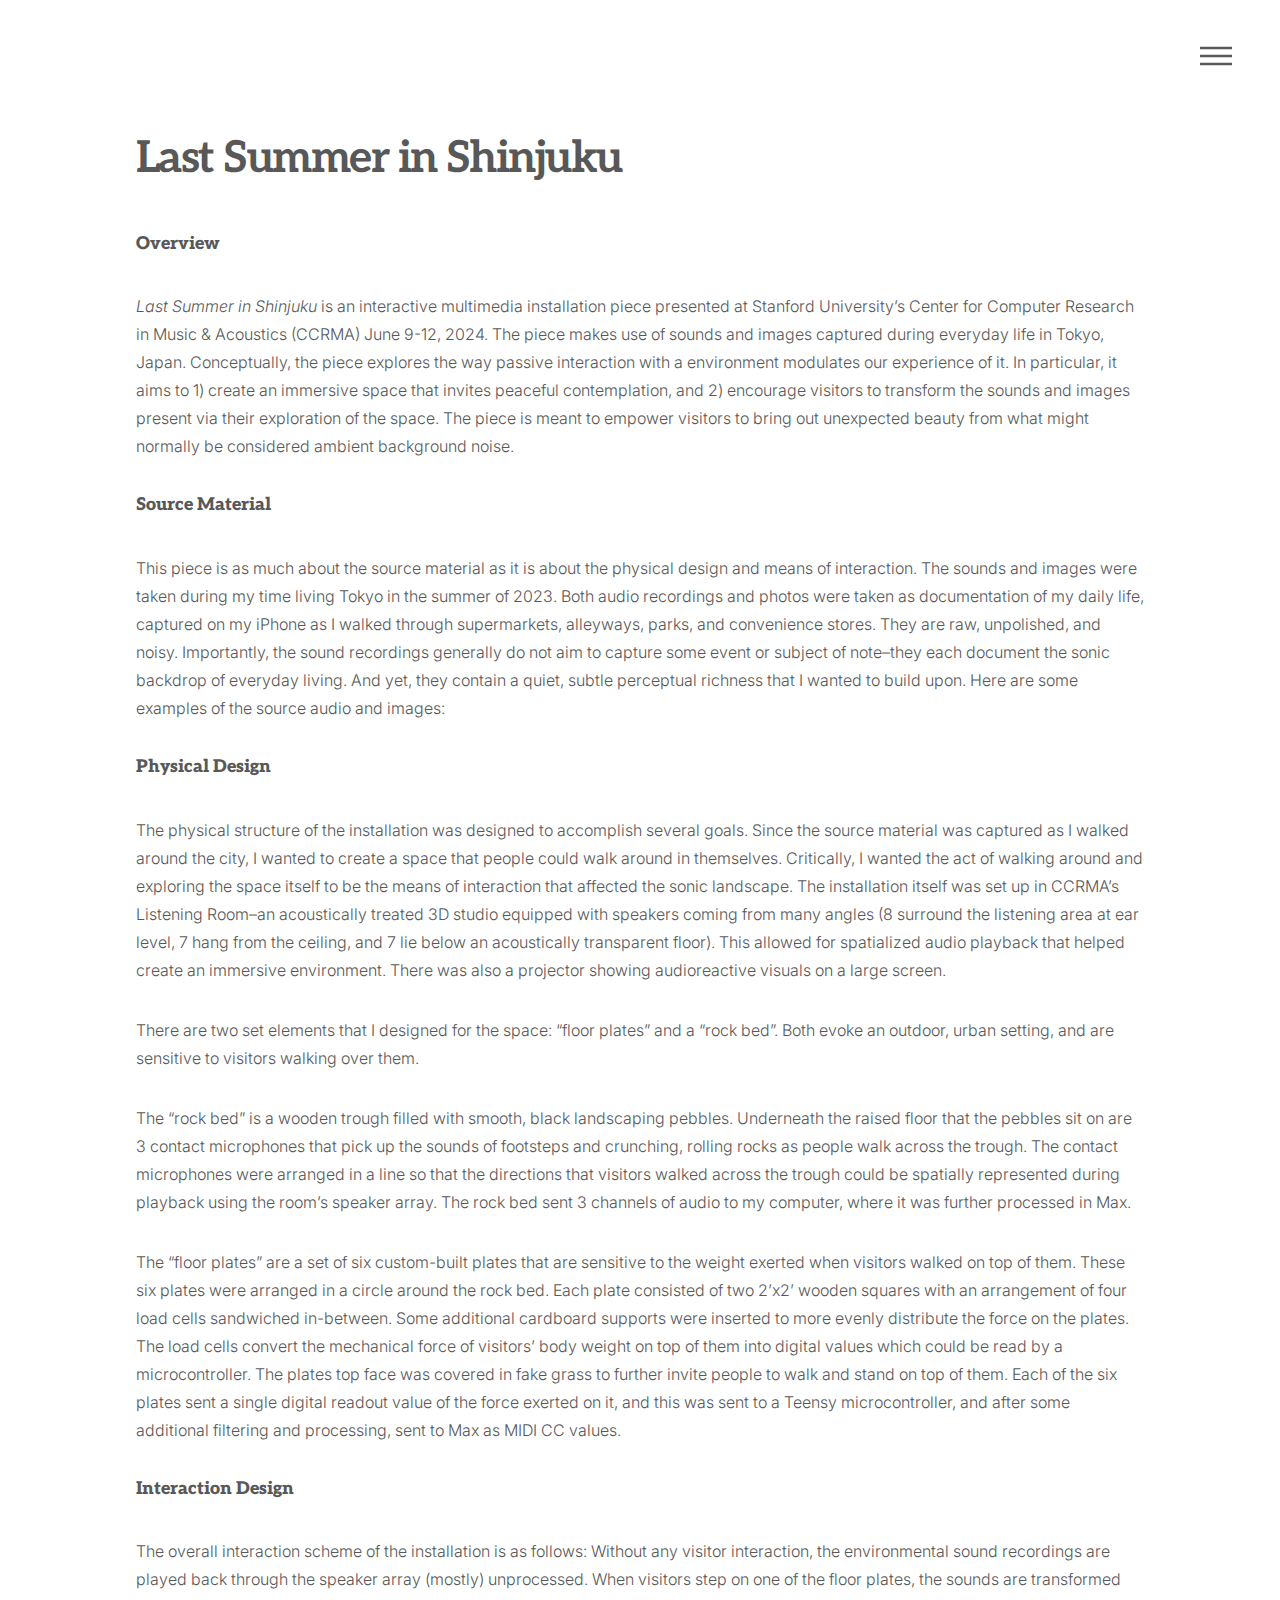
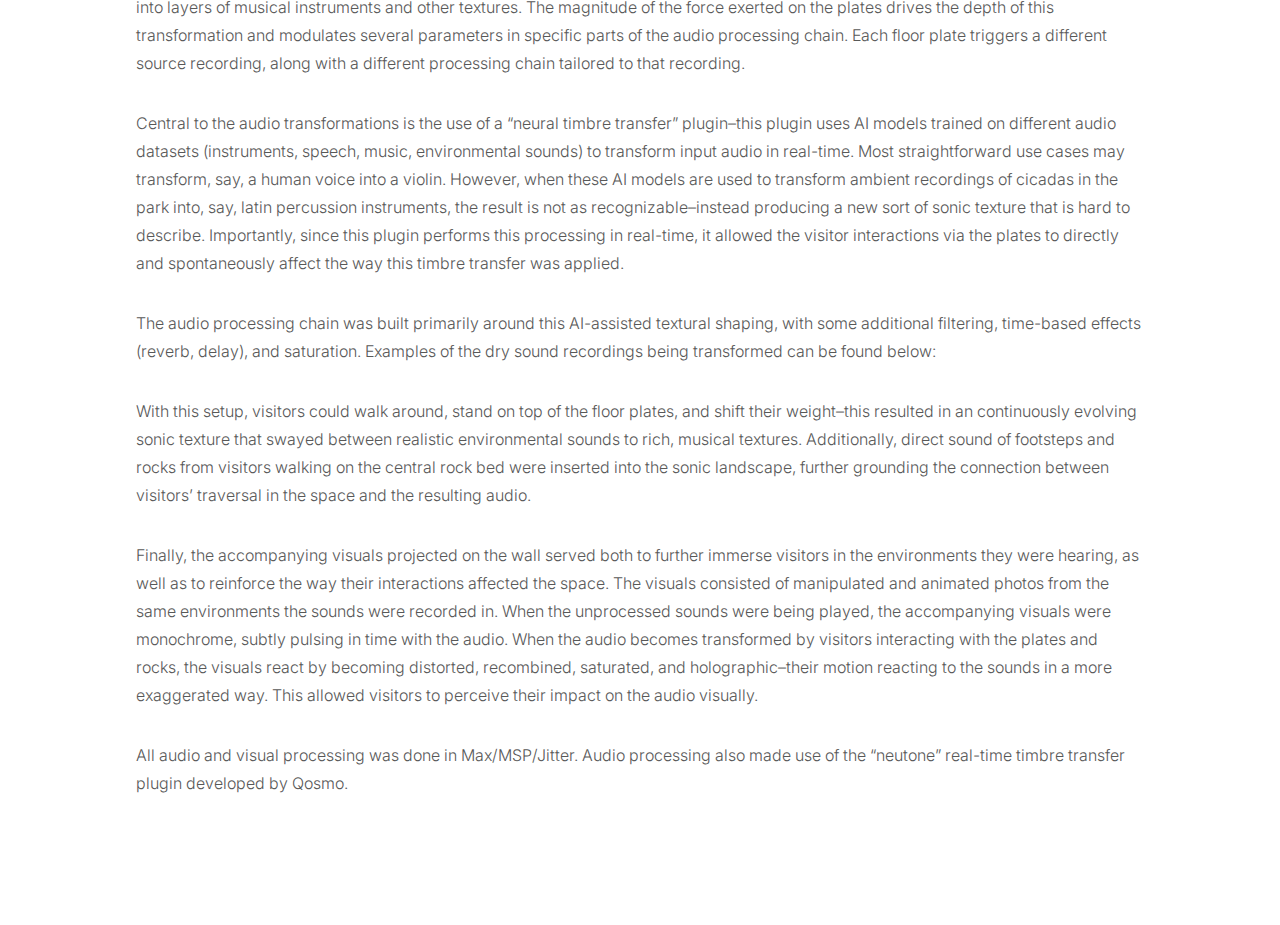
<file: last_summer_in_shinjuku.html>
<!DOCTYPE HTML>
<!--
	Phantom by HTML5 UP
	html5up.net | @ajlkn
	Free for personal and commercial use under the CCA 3.0 license (html5up.net/license)
-->
<html>
	<head>
		<title>Last Summer in Shinjuku</title>
		<meta charset="utf-8" />
		<meta name="viewport" content="width=device-width, initial-scale=1, user-scalable=no" />
		<link rel="stylesheet" href="assets/css/main.css" />
		<noscript><link rel="stylesheet" href="assets/css/noscript.css" /></noscript>
	</head>
	<body class="is-preload">
		<!-- Wrapper -->
			<div id="wrapper">

				<!-- Header -->
					<header id="header">
						<div class="inner">
							<!-- Nav -->
								<nav>
									<ul>
										<li><a href="#menu">Menu</a></li>
									</ul>
								</nav>

						</div>
					</header>

				<!-- Menu -->
					<nav id="menu">
						<h2>Menu</h2>
						<ul>
							<li><a href="index.html">Home</a></li>
							<li><a href="little_guy.html">Little Guy</a></li>
							<li><a href="last_summer_in_shinjuku.html">Last Summer in Shinjuku</a></li>
							<li><a href="people_watching.html">People Watching</a></li>
						</ul>
					</nav>

				<!-- Main -->
					<div id="main">
						<div class="inner">
							<h1>Last Summer in Shinjuku</h1>
							<!-- <span class="image main"><img src="images/pic13.jpg" alt="" /></span> -->
							 <h2>Overview</h2>
							 <p>	
								<em>Last Summer in Shinjuku</em> is an interactive multimedia installation piece presented at Stanford University’s Center for Computer Research in Music & Acoustics (CCRMA) June 9-12, 2024. The piece makes use of sounds and images captured during everyday life in Tokyo, Japan. Conceptually, the piece explores the way passive interaction with a environment modulates our experience of it. In particular, it aims to 1) create an immersive space that invites peaceful contemplation, and 2) encourage visitors to transform the sounds and images present via their exploration of the space. The piece is meant to empower visitors to bring out unexpected beauty from what might normally be considered ambient background noise.
							 </p>
							 <h2>Source Material</h2>
							 <p>
								This piece is as much about the source material as it is about the physical design and means of interaction. The sounds and images were taken during my time living Tokyo in the summer of 2023. Both audio recordings and photos were taken as documentation of my daily life, captured on my iPhone as I walked through supermarkets, alleyways, parks, and convenience stores. They are raw, unpolished, and noisy. Importantly, the sound recordings generally do not aim to capture some event or subject of note–they each document the sonic backdrop of everyday living. And yet, they contain a quiet, subtle perceptual richness that I wanted to build upon. Here are some examples of the source audio and images:
							 </p>
							 <!-- [embed 3-4 audio files, photos] -->
							 <h2>Physical Design</h2>
							 <p>
								The physical structure of the installation was designed to accomplish several goals. Since the source material was captured as I walked around the city, I wanted to create a space that people could walk around in themselves. Critically, I wanted the act of walking around and exploring the space itself to be the means of interaction that affected the sonic landscape. The installation itself was set up in CCRMA’s Listening Room–an acoustically treated 3D studio equipped with speakers coming from many angles (8 surround the listening area at ear level, 7 hang from the ceiling, and 7 lie below an acoustically transparent floor). This allowed for spatialized audio playback that helped create an immersive environment. There was also a projector showing audioreactive visuals on a large screen. 
							 </p>
							 <p>
								There are two set elements that I designed for the space: “floor plates” and a “rock bed”. Both evoke an outdoor, urban setting, and are sensitive to visitors walking over them. 
							 </p>
							 <p>
								The “rock bed” is a wooden trough filled with smooth, black landscaping pebbles. Underneath the raised floor that the pebbles sit on are 3 contact microphones that pick up the sounds of footsteps and crunching, rolling rocks as people walk across the trough. The contact microphones were arranged in a line so that the directions that visitors walked across the trough could be spatially represented during playback using the room’s speaker array. The rock bed sent 3 channels of audio to my computer, where it was further processed in Max.
							 </p>
							 <!-- [embed image of trough] -->
							  <p>
								The “floor plates” are a set of six custom-built plates that are sensitive to the weight exerted when visitors walked on top of them. These six plates were arranged in a circle around the rock bed. Each plate consisted of two 2’x2’ wooden squares with an arrangement of four load cells sandwiched in-between. Some additional cardboard supports were inserted to more evenly distribute the force on the plates. The load cells convert the mechanical force of visitors’ body weight on top of them into digital values which could be read by a microcontroller. The plates top face was covered in fake grass to further invite people to walk and stand on top of them. Each of the six plates sent a single digital readout value of the force exerted on it, and this was sent to a Teensy microcontroller, and after some additional filtering and processing, sent to Max as MIDI CC values. 
							  </p>
							  <!-- [embed image of plate design] -->
							   <h2>Interaction Design</h2>
							   <p>
								The overall interaction scheme of the installation is as follows: Without any visitor interaction, the environmental sound recordings are played back through the speaker array (mostly) unprocessed. When visitors step on one of the floor plates, the sounds are transformed into layers of musical instruments and other textures. The magnitude of the force exerted on the plates drives the depth of this transformation and modulates several parameters in specific parts of the audio processing chain. Each floor plate triggers a different source recording, along with a different processing chain tailored to that recording. 
							   </p>
							   <p>
								Central to the audio transformations is the use of a “neural timbre transfer” plugin–this plugin uses AI models trained on different audio datasets (instruments, speech, music, environmental sounds) to transform input audio in real-time. Most straightforward use cases may transform, say, a human voice into a violin. However, when these AI models are used to transform ambient recordings of cicadas in the park into, say, latin percussion instruments, the result is not as recognizable–instead producing a new sort of sonic texture that is hard to describe. Importantly, since this plugin performs this processing in real-time, it allowed the visitor interactions via the plates to directly and spontaneously affect the way this timbre transfer was applied.
							   </p>
							   <p>
								The audio processing chain was built primarily around this AI-assisted textural shaping, with some additional filtering, time-based effects (reverb, delay), and saturation.  Examples of the dry sound recordings being transformed can be found below:
							   </p>
							   <!-- [embed audio of 2-3 wet-dry examples] -->
								<p>
									With this setup, visitors could walk around, stand on top of the floor plates, and shift their weight–this resulted in an continuously evolving sonic texture that swayed between realistic environmental sounds to rich, musical textures. Additionally, direct sound of footsteps and rocks from visitors walking on the central rock bed were inserted into the sonic landscape, further grounding the connection between visitors’ traversal in the space and the resulting audio. 
								</p>
								<p>
									Finally, the accompanying visuals projected on the wall served both to further immerse visitors in the environments they were hearing, as well as to reinforce the way their interactions affected the space. The visuals consisted of manipulated and animated photos from the same environments the sounds were recorded in. When the unprocessed sounds were being played, the accompanying visuals were monochrome, subtly pulsing in time with the audio. When the audio becomes transformed by visitors interacting with the plates and rocks, the visuals react by becoming distorted, recombined, saturated, and holographic–their motion reacting to the sounds in a more exaggerated way. This allowed visitors to perceive their impact on the audio visually. 
								</p>
								<p>
									All audio and visual processing was done in Max/MSP/Jitter. Audio processing also made use of the “neutone” real-time timbre transfer plugin developed by Qosmo. 
								</p>
								<!-- <h2>Gallery</h2> -->
								<!-- [embed images of finished installation, video demo] -->
						</div>
					</div>

			</div>

		<!-- Scripts -->
			<script src="assets/js/jquery.min.js"></script>
			<script src="assets/js/browser.min.js"></script>
			<script src="assets/js/breakpoints.min.js"></script>
			<script src="assets/js/util.js"></script>
			<script src="assets/js/main.js"></script>

	</body>
</html>
</file>
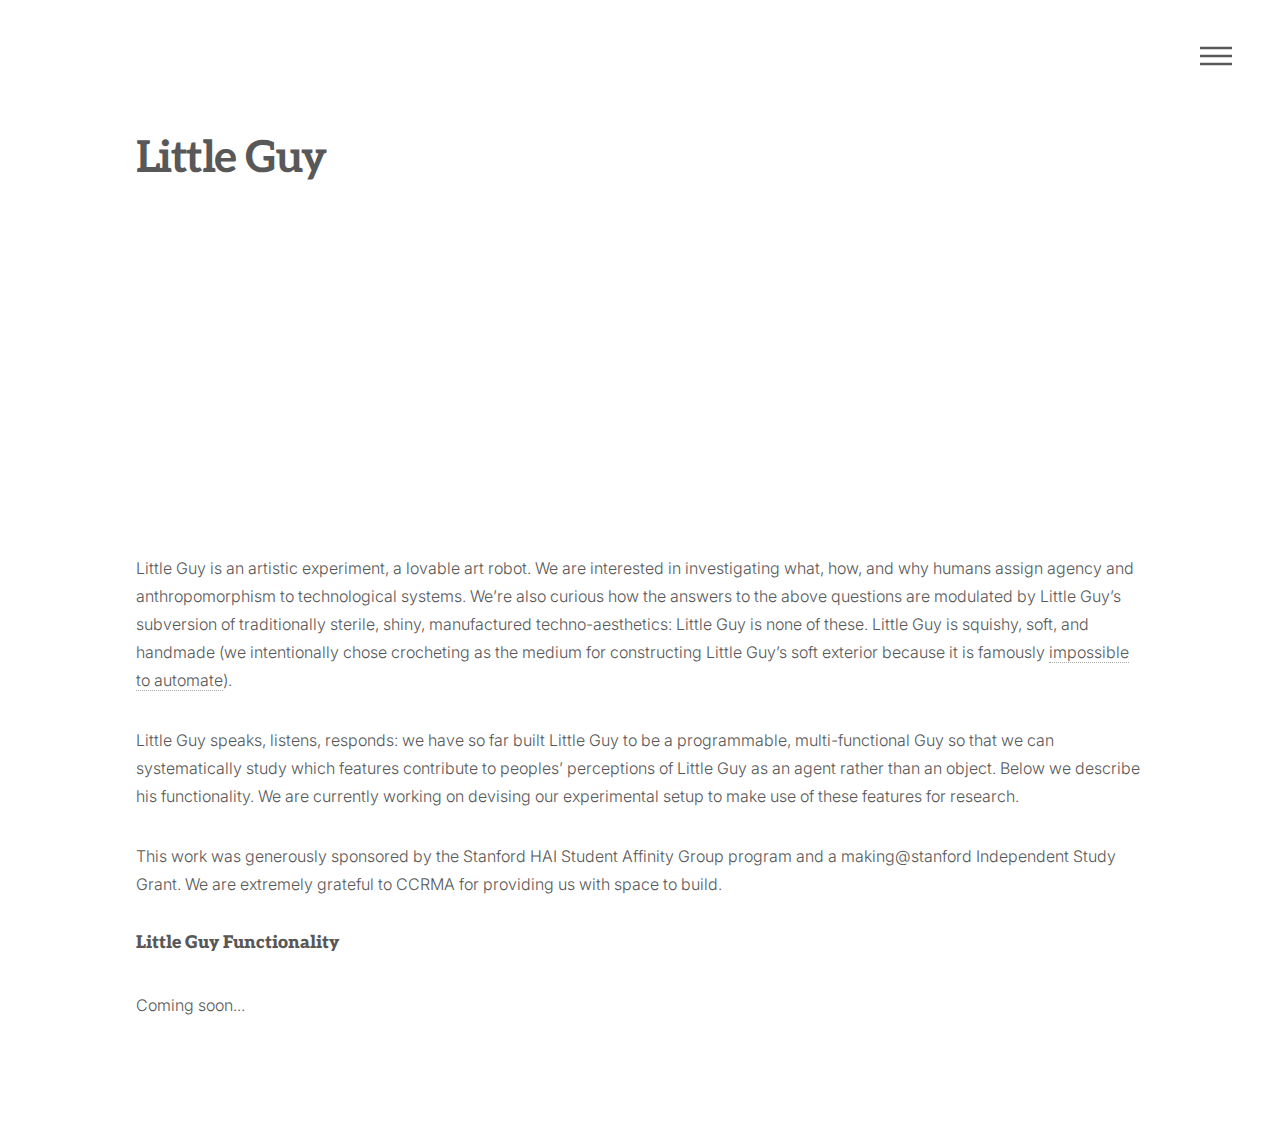
<file: little_guy.html>
<!DOCTYPE HTML>
<!--
	Phantom by HTML5 UP
	html5up.net | @ajlkn
	Free for personal and commercial use under the CCA 3.0 license (html5up.net/license)
-->
<html>
	<head>
		<title>Little Guy</title>
		<meta charset="utf-8" />
		<meta name="viewport" content="width=device-width, initial-scale=1, user-scalable=no" />
		<link rel="stylesheet" href="assets/css/main.css" />
		<noscript><link rel="stylesheet" href="assets/css/noscript.css" /></noscript>
	</head>
	<body class="is-preload">
		<!-- Wrapper -->
			<div id="wrapper">

				<!-- Header -->
					<header id="header">
						<div class="inner">

							<!-- Nav -->
								<nav>
									<ul>
										<li><a href="#menu">Menu</a></li>
									</ul>
								</nav>

						</div>
					</header>

				<!-- Menu -->
					<nav id="menu">
						<h2>Menu</h2>
						<ul>
							<li><a href="index.html">Home</a></li>
							<li><a href="little_guy.html">Little Guy</a></li>
							<li><a href="last_summer_in_shinjuku.html">Last Summer in Shinjuku</a></li>
							<li><a href="people_watching.html">People Watching</a></li>
						</ul>
					</nav>

				<!-- Main -->
					<div id="main">
						<div class="inner">
							<h1>Little Guy</h1>
							<iframe width="560" height="315" src="https://www.youtube.com/embed/oEIgepSUkB8?si=8fHwSCohw4v6LuOJ" title="YouTube video player" frameborder="0" allow="accelerometer; autoplay; clipboard-write; encrypted-media; gyroscope; picture-in-picture; web-share" referrerpolicy="strict-origin-when-cross-origin" allowfullscreen></iframe>
							<p>
								Little Guy is an artistic experiment, a lovable art robot. We are interested in investigating what, how, and why humans assign agency and anthropomorphism to technological systems. We’re also curious how the answers to the above questions are modulated by Little Guy’s subversion of traditionally sterile, shiny, manufactured techno-aesthetics: Little Guy is none of these. Little Guy is squishy, soft, and handmade (we intentionally chose crocheting as the medium for constructing Little Guy’s soft exterior because it is famously <a href="https://www.youtube.com/watch?v=EImnSsCadK8">impossible to automate</a>).
							</p>
							<p>
								Little Guy speaks, listens, responds: we have so far built Little Guy to be a programmable, multi-functional Guy so that we can systematically study which features contribute to peoples’ perceptions of Little Guy as an agent rather than an object. Below we describe his functionality. We are currently working on devising our experimental setup to make use of these features for research.
							</p>
							<p>
								This work was generously sponsored by the Stanford HAI Student Affinity Group program and a making@stanford Independent Study Grant. We are extremely grateful to CCRMA for providing us with space to build.
							</p>

							<h2>Little Guy Functionality</h2>
							<p>Coming soon...</p>
						</div>
					</div>

			</div>

		<!-- Scripts -->
			<script src="assets/js/jquery.min.js"></script>
			<script src="assets/js/browser.min.js"></script>
			<script src="assets/js/breakpoints.min.js"></script>
			<script src="assets/js/util.js"></script>
			<script src="assets/js/main.js"></script>

	</body>
</html>
</file>
<file: assets/css/noscript.css>
/*
	Phantom by HTML5 UP
	html5up.net | @ajlkn
	Free for personal and commercial use under the CCA 3.0 license (html5up.net/license)
*/

/* Tiles */

	body.is-preload .tiles article {
		-moz-transform: none;
		-webkit-transform: none;
		-ms-transform: none;
		transform: none;
		opacity: 1;
	}
</file>
<file: assets/css/main.css>
@import url(fontawesome-all.min.css);
@import url("https://fonts.googleapis.com/css?family=Source+Sans+Pro:300,700,900");
@import url('https://fonts.googleapis.com/css2?family=Inter:ital,opsz,wght@0,14..32,100..900;1,14..32,100..900&display=swap');
@import url('https://fonts.googleapis.com/css2?family=Aleo&display=swap');


/*
	Phantom by HTML5 UP
	html5up.net | @ajlkn
	Free for personal and commercial use under the CCA 3.0 license (html5up.net/license)
*/

html, body, div, span, applet, object,
iframe, h1, h2, h3, h4, h5, h6, p, blockquote,
pre, a, abbr, acronym, address, big, cite,
code, del, dfn, em, img, ins, kbd, q, s, samp,
small, strike, strong, sub, sup, tt, var, b,
u, i, center, dl, dt, dd, ol, ul, li, fieldset,
form, label, legend, table, caption, tbody,
tfoot, thead, tr, th, td, article, aside,
canvas, details, embed, figure, figcaption,
footer, header, hgroup, menu, nav, output, ruby,
section, summary, time, mark, audio, video {
	margin: 0;
	padding: 0;
	border: 0;
	font-size: 100%;
	font: inherit;
	vertical-align: baseline;}

article, aside, details, figcaption, figure,
footer, header, hgroup, menu, nav, section {
	display: block;}

body {
	line-height: 1;
}

ol, ul {
	list-style: none;
}

blockquote, q {
	quotes: none;
}

	blockquote:before, blockquote:after, q:before, q:after {
		content: '';
		content: none;
	}

table {
	border-collapse: collapse;
	border-spacing: 0;
}

body {
	-webkit-text-size-adjust: none;
}

mark {
	background-color: transparent;
	color: inherit;
}

input::-moz-focus-inner {
	border: 0;
	padding: 0;
}

input, select, textarea {
	-moz-appearance: none;
	-webkit-appearance: none;
	-ms-appearance: none;
	appearance: none;
}

/* Basic */

	@-ms-viewport {
		width: device-width;
	}

	body {
		-ms-overflow-style: scrollbar;
	}

	@media screen and (max-width: 480px) {

		html, body {
			min-width: 320px;
		}

	}

	html {
		box-sizing: border-box;
	}

	*, *:before, *:after {
		box-sizing: inherit;
	}

	body {
		background: #ffffff;
	}

		body.is-preload *, body.is-preload *:before, body.is-preload *:after {
			-moz-animation: none !important;
			-webkit-animation: none !important;
			-ms-animation: none !important;
			animation: none !important;
			-moz-transition: none !important;
			-webkit-transition: none !important;
			-ms-transition: none !important;
			transition: none !important;
		}

/* Type */

	body, input, select, textarea {
		color: #585858;
		font-family: "Inter", sans-serif;
		font-size: 16pt;
		font-weight: 300;
		line-height: 1.75;
	}

		@media screen and (max-width: 1680px) {

			body, input, select, textarea {
				font-size: 14pt;
			}

		}

		@media screen and (max-width: 1280px) {

			body, input, select, textarea {
				font-size: 12pt;
			}

		}

	a {
		-moz-transition: border-bottom-color 0.2s ease, color 0.2s ease;
		-webkit-transition: border-bottom-color 0.2s ease, color 0.2s ease;
		-ms-transition: border-bottom-color 0.2s ease, color 0.2s ease;
		transition: border-bottom-color 0.2s ease, color 0.2s ease;
		text-decoration: none;
		color: #585858;
		border-bottom: dotted 1px rgba(88, 88, 88, 0.5);
	}

		a:hover {
			border-bottom-color: transparent;
			color: #f2849e !important;
		}

	strong, b {
		font-weight: 900;
	}

	em, i {
		font-style: italic;
	}

	p {
		margin: 0 0 2em 0;
	}

	h1 {
		font-size: 2.75em;
		font-weight: 700;
		font-family: 'Aleo', serif;
		line-height: 1.3;
		margin: 0 0 1em 0;
		letter-spacing: -0.035em;
	}

		h1 a {
			color: inherit;
		}

		@media screen and (max-width: 736px) {

			h1 {
				font-size: 2em;
				margin: 0 0 1em 0;
			}

		}

		@media screen and (max-width: 360px) {

			h1 {
				font-size: 1.75em;
			}

		}

	h2, h3, h4, h5, h6 {
		font-weight: 900;
		font-family: 'Aleo', serif;
		line-height: 1.5;
		margin: 0 0 2em 0;
	}

		h2 a, h3 a, h4 a, h5 a, h6 a {
			color: inherit;
		}

	h2 {
		font-size: 1.1em;
	}

	h3 {
		font-size: 1em;
	}

	h4 {
		font-size: 0.8em;
	}

	h5 {
		font-size: 0.8em;
	}

	h6 {
		font-size: 0.8em;
	}

	@media screen and (max-width: 980px) {

		h1 br, h2 br, h3 br, h4 br, h5 br, h6 br {
			display: none;
		}

	}

	@media screen and (max-width: 736px) {

		h2 {
			font-size: 1em;
		}

		h3 {
			font-size: 0.8em;
		}

	}

	sub {
		font-size: 0.8em;
		position: relative;
		top: 0.5em;
	}

	sup {
		font-size: 0.8em;
		position: relative;
		top: -0.5em;
	}

	blockquote {
		border-left: solid 4px #c9c9c9;
		font-style: italic;
		margin: 0 0 2em 0;
		padding: 0.5em 0 0.5em 2em;
	}

	code {
		background: rgba(144, 144, 144, 0.075);
		border-radius: 4px;
		border: solid 1px #c9c9c9;
		font-family: "Courier New", monospace;
		font-size: 0.9em;
		margin: 0 0.25em;
		padding: 0.25em 0.65em;
	}

	pre {
		-webkit-overflow-scrolling: touch;
		font-family: "Courier New", monospace;
		font-size: 0.9em;
		margin: 0 0 2em 0;
	}

		pre code {
			display: block;
			line-height: 1.75;
			padding: 1em 1.5em;
			overflow-x: auto;
		}

	hr {
		border: 0;
		border-bottom: solid 1px #c9c9c9;
		margin: 2em 0;
	}

		hr.major {
			margin: 3em 0;
		}

	.align-left {
		text-align: left;
	}

	.align-center {
		text-align: center;
	}

	.align-right {
		text-align: right;
	}

/* Row */

	.row {
		display: flex;
		flex-wrap: wrap;
		box-sizing: border-box;
		align-items: stretch;
	}

		.row > * {
			box-sizing: border-box;
		}

		.row.gtr-uniform > * > :last-child {
			margin-bottom: 0;
		}

		.row.aln-left {
			justify-content: flex-start;
		}

		.row.aln-center {
			justify-content: center;
		}

		.row.aln-right {
			justify-content: flex-end;
		}

		.row.aln-top {
			align-items: flex-start;
		}

		.row.aln-middle {
			align-items: center;
		}

		.row.aln-bottom {
			align-items: flex-end;
		}

		.row > .imp {
			order: -1;
		}

		.row > .col-1 {
			width: 8.33333%;
		}

		.row > .off-1 {
			margin-left: 8.33333%;
		}

		.row > .col-2 {
			width: 16.66667%;
		}

		.row > .off-2 {
			margin-left: 16.66667%;
		}

		.row > .col-3 {
			width: 25%;
		}

		.row > .off-3 {
			margin-left: 25%;
		}

		.row > .col-4 {
			width: 33.33333%;
		}

		.row > .off-4 {
			margin-left: 33.33333%;
		}

		.row > .col-5 {
			width: 41.66667%;
		}

		.row > .off-5 {
			margin-left: 41.66667%;
		}

		.row > .col-6 {
			width: 50%;
		}

		.row > .off-6 {
			margin-left: 50%;
		}

		.row > .col-7 {
			width: 58.33333%;
		}

		.row > .off-7 {
			margin-left: 58.33333%;
		}

		.row > .col-8 {
			width: 66.66667%;
		}

		.row > .off-8 {
			margin-left: 66.66667%;
		}

		.row > .col-9 {
			width: 75%;
		}

		.row > .off-9 {
			margin-left: 75%;
		}

		.row > .col-10 {
			width: 83.33333%;
		}

		.row > .off-10 {
			margin-left: 83.33333%;
		}

		.row > .col-11 {
			width: 91.66667%;
		}

		.row > .off-11 {
			margin-left: 91.66667%;
		}

		.row > .col-12 {
			width: 100%;
		}

		.row > .off-12 {
			margin-left: 100%;
		}

		.row.gtr-0 {
			margin-top: 0;
			margin-left: 0em;
		}

			.row.gtr-0 > * {
				padding: 0 0 0 0em;
			}

			.row.gtr-0.gtr-uniform {
				margin-top: 0em;
			}

				.row.gtr-0.gtr-uniform > * {
					padding-top: 0em;
				}

		.row.gtr-25 {
			margin-top: 0;
			margin-left: -0.5em;
		}

			.row.gtr-25 > * {
				padding: 0 0 0 0.5em;
			}

			.row.gtr-25.gtr-uniform {
				margin-top: -0.5em;
			}

				.row.gtr-25.gtr-uniform > * {
					padding-top: 0.5em;
				}

		.row.gtr-50 {
			margin-top: 0;
			margin-left: -1em;
		}

			.row.gtr-50 > * {
				padding: 0 0 0 1em;
			}

			.row.gtr-50.gtr-uniform {
				margin-top: -1em;
			}

				.row.gtr-50.gtr-uniform > * {
					padding-top: 1em;
				}

		.row {
			margin-top: 0;
			margin-left: -2em;
		}

			.row > * {
				padding: 0 0 0 2em;
			}

			.row.gtr-uniform {
				margin-top: -2em;
			}

				.row.gtr-uniform > * {
					padding-top: 2em;
				}

		.row.gtr-150 {
			margin-top: 0;
			margin-left: -3em;
		}

			.row.gtr-150 > * {
				padding: 0 0 0 3em;
			}

			.row.gtr-150.gtr-uniform {
				margin-top: -3em;
			}

				.row.gtr-150.gtr-uniform > * {
					padding-top: 3em;
				}

		.row.gtr-200 {
			margin-top: 0;
			margin-left: -4em;
		}

			.row.gtr-200 > * {
				padding: 0 0 0 4em;
			}

			.row.gtr-200.gtr-uniform {
				margin-top: -4em;
			}

				.row.gtr-200.gtr-uniform > * {
					padding-top: 4em;
				}

		@media screen and (max-width: 1680px) {

			.row {
				display: flex;
				flex-wrap: wrap;
				box-sizing: border-box;
				align-items: stretch;
			}

				.row > * {
					box-sizing: border-box;
				}

				.row.gtr-uniform > * > :last-child {
					margin-bottom: 0;
				}

				.row.aln-left {
					justify-content: flex-start;
				}

				.row.aln-center {
					justify-content: center;
				}

				.row.aln-right {
					justify-content: flex-end;
				}

				.row.aln-top {
					align-items: flex-start;
				}

				.row.aln-middle {
					align-items: center;
				}

				.row.aln-bottom {
					align-items: flex-end;
				}

				.row > .imp-xlarge {
					order: -1;
				}

				.row > .col-1-xlarge {
					width: 8.33333%;
				}

				.row > .off-1-xlarge {
					margin-left: 8.33333%;
				}

				.row > .col-2-xlarge {
					width: 16.66667%;
				}

				.row > .off-2-xlarge {
					margin-left: 16.66667%;
				}

				.row > .col-3-xlarge {
					width: 25%;
				}

				.row > .off-3-xlarge {
					margin-left: 25%;
				}

				.row > .col-4-xlarge {
					width: 33.33333%;
				}

				.row > .off-4-xlarge {
					margin-left: 33.33333%;
				}

				.row > .col-5-xlarge {
					width: 41.66667%;
				}

				.row > .off-5-xlarge {
					margin-left: 41.66667%;
				}

				.row > .col-6-xlarge {
					width: 50%;
				}

				.row > .off-6-xlarge {
					margin-left: 50%;
				}

				.row > .col-7-xlarge {
					width: 58.33333%;
				}

				.row > .off-7-xlarge {
					margin-left: 58.33333%;
				}

				.row > .col-8-xlarge {
					width: 66.66667%;
				}

				.row > .off-8-xlarge {
					margin-left: 66.66667%;
				}

				.row > .col-9-xlarge {
					width: 75%;
				}

				.row > .off-9-xlarge {
					margin-left: 75%;
				}

				.row > .col-10-xlarge {
					width: 83.33333%;
				}

				.row > .off-10-xlarge {
					margin-left: 83.33333%;
				}

				.row > .col-11-xlarge {
					width: 91.66667%;
				}

				.row > .off-11-xlarge {
					margin-left: 91.66667%;
				}

				.row > .col-12-xlarge {
					width: 100%;
				}

				.row > .off-12-xlarge {
					margin-left: 100%;
				}

				.row.gtr-0 {
					margin-top: 0;
					margin-left: 0em;
				}

					.row.gtr-0 > * {
						padding: 0 0 0 0em;
					}

					.row.gtr-0.gtr-uniform {
						margin-top: 0em;
					}

						.row.gtr-0.gtr-uniform > * {
							padding-top: 0em;
						}

				.row.gtr-25 {
					margin-top: 0;
					margin-left: -0.5em;
				}

					.row.gtr-25 > * {
						padding: 0 0 0 0.5em;
					}

					.row.gtr-25.gtr-uniform {
						margin-top: -0.5em;
					}

						.row.gtr-25.gtr-uniform > * {
							padding-top: 0.5em;
						}

				.row.gtr-50 {
					margin-top: 0;
					margin-left: -1em;
				}

					.row.gtr-50 > * {
						padding: 0 0 0 1em;
					}

					.row.gtr-50.gtr-uniform {
						margin-top: -1em;
					}

						.row.gtr-50.gtr-uniform > * {
							padding-top: 1em;
						}

				.row {
					margin-top: 0;
					margin-left: -2em;
				}

					.row > * {
						padding: 0 0 0 2em;
					}

					.row.gtr-uniform {
						margin-top: -2em;
					}

						.row.gtr-uniform > * {
							padding-top: 2em;
						}

				.row.gtr-150 {
					margin-top: 0;
					margin-left: -3em;
				}

					.row.gtr-150 > * {
						padding: 0 0 0 3em;
					}

					.row.gtr-150.gtr-uniform {
						margin-top: -3em;
					}

						.row.gtr-150.gtr-uniform > * {
							padding-top: 3em;
						}

				.row.gtr-200 {
					margin-top: 0;
					margin-left: -4em;
				}

					.row.gtr-200 > * {
						padding: 0 0 0 4em;
					}

					.row.gtr-200.gtr-uniform {
						margin-top: -4em;
					}

						.row.gtr-200.gtr-uniform > * {
							padding-top: 4em;
						}

		}

		@media screen and (max-width: 1280px) {

			.row {
				display: flex;
				flex-wrap: wrap;
				box-sizing: border-box;
				align-items: stretch;
			}

				.row > * {
					box-sizing: border-box;
				}

				.row.gtr-uniform > * > :last-child {
					margin-bottom: 0;
				}

				.row.aln-left {
					justify-content: flex-start;
				}

				.row.aln-center {
					justify-content: center;
				}

				.row.aln-right {
					justify-content: flex-end;
				}

				.row.aln-top {
					align-items: flex-start;
				}

				.row.aln-middle {
					align-items: center;
				}

				.row.aln-bottom {
					align-items: flex-end;
				}

				.row > .imp-large {
					order: -1;
				}

				.row > .col-1-large {
					width: 8.33333%;
				}

				.row > .off-1-large {
					margin-left: 8.33333%;
				}

				.row > .col-2-large {
					width: 16.66667%;
				}

				.row > .off-2-large {
					margin-left: 16.66667%;
				}

				.row > .col-3-large {
					width: 25%;
				}

				.row > .off-3-large {
					margin-left: 25%;
				}

				.row > .col-4-large {
					width: 33.33333%;
				}

				.row > .off-4-large {
					margin-left: 33.33333%;
				}

				.row > .col-5-large {
					width: 41.66667%;
				}

				.row > .off-5-large {
					margin-left: 41.66667%;
				}

				.row > .col-6-large {
					width: 50%;
				}

				.row > .off-6-large {
					margin-left: 50%;
				}

				.row > .col-7-large {
					width: 58.33333%;
				}

				.row > .off-7-large {
					margin-left: 58.33333%;
				}

				.row > .col-8-large {
					width: 66.66667%;
				}

				.row > .off-8-large {
					margin-left: 66.66667%;
				}

				.row > .col-9-large {
					width: 75%;
				}

				.row > .off-9-large {
					margin-left: 75%;
				}

				.row > .col-10-large {
					width: 83.33333%;
				}

				.row > .off-10-large {
					margin-left: 83.33333%;
				}

				.row > .col-11-large {
					width: 91.66667%;
				}

				.row > .off-11-large {
					margin-left: 91.66667%;
				}

				.row > .col-12-large {
					width: 100%;
				}

				.row > .off-12-large {
					margin-left: 100%;
				}

				.row.gtr-0 {
					margin-top: 0;
					margin-left: 0em;
				}

					.row.gtr-0 > * {
						padding: 0 0 0 0em;
					}

					.row.gtr-0.gtr-uniform {
						margin-top: 0em;
					}

						.row.gtr-0.gtr-uniform > * {
							padding-top: 0em;
						}

				.row.gtr-25 {
					margin-top: 0;
					margin-left: -0.5em;
				}

					.row.gtr-25 > * {
						padding: 0 0 0 0.5em;
					}

					.row.gtr-25.gtr-uniform {
						margin-top: -0.5em;
					}

						.row.gtr-25.gtr-uniform > * {
							padding-top: 0.5em;
						}

				.row.gtr-50 {
					margin-top: 0;
					margin-left: -1em;
				}

					.row.gtr-50 > * {
						padding: 0 0 0 1em;
					}

					.row.gtr-50.gtr-uniform {
						margin-top: -1em;
					}

						.row.gtr-50.gtr-uniform > * {
							padding-top: 1em;
						}

				.row {
					margin-top: 0;
					margin-left: -2em;
				}

					.row > * {
						padding: 0 0 0 2em;
					}

					.row.gtr-uniform {
						margin-top: -2em;
					}

						.row.gtr-uniform > * {
							padding-top: 2em;
						}

				.row.gtr-150 {
					margin-top: 0;
					margin-left: -3em;
				}

					.row.gtr-150 > * {
						padding: 0 0 0 3em;
					}

					.row.gtr-150.gtr-uniform {
						margin-top: -3em;
					}

						.row.gtr-150.gtr-uniform > * {
							padding-top: 3em;
						}

				.row.gtr-200 {
					margin-top: 0;
					margin-left: -4em;
				}

					.row.gtr-200 > * {
						padding: 0 0 0 4em;
					}

					.row.gtr-200.gtr-uniform {
						margin-top: -4em;
					}

						.row.gtr-200.gtr-uniform > * {
							padding-top: 4em;
						}

		}

		@media screen and (max-width: 980px) {

			.row {
				display: flex;
				flex-wrap: wrap;
				box-sizing: border-box;
				align-items: stretch;
			}

				.row > * {
					box-sizing: border-box;
				}

				.row.gtr-uniform > * > :last-child {
					margin-bottom: 0;
				}

				.row.aln-left {
					justify-content: flex-start;
				}

				.row.aln-center {
					justify-content: center;
				}

				.row.aln-right {
					justify-content: flex-end;
				}

				.row.aln-top {
					align-items: flex-start;
				}

				.row.aln-middle {
					align-items: center;
				}

				.row.aln-bottom {
					align-items: flex-end;
				}

				.row > .imp-medium {
					order: -1;
				}

				.row > .col-1-medium {
					width: 8.33333%;
				}

				.row > .off-1-medium {
					margin-left: 8.33333%;
				}

				.row > .col-2-medium {
					width: 16.66667%;
				}

				.row > .off-2-medium {
					margin-left: 16.66667%;
				}

				.row > .col-3-medium {
					width: 25%;
				}

				.row > .off-3-medium {
					margin-left: 25%;
				}

				.row > .col-4-medium {
					width: 33.33333%;
				}

				.row > .off-4-medium {
					margin-left: 33.33333%;
				}

				.row > .col-5-medium {
					width: 41.66667%;
				}

				.row > .off-5-medium {
					margin-left: 41.66667%;
				}

				.row > .col-6-medium {
					width: 50%;
				}

				.row > .off-6-medium {
					margin-left: 50%;
				}

				.row > .col-7-medium {
					width: 58.33333%;
				}

				.row > .off-7-medium {
					margin-left: 58.33333%;
				}

				.row > .col-8-medium {
					width: 66.66667%;
				}

				.row > .off-8-medium {
					margin-left: 66.66667%;
				}

				.row > .col-9-medium {
					width: 75%;
				}

				.row > .off-9-medium {
					margin-left: 75%;
				}

				.row > .col-10-medium {
					width: 83.33333%;
				}

				.row > .off-10-medium {
					margin-left: 83.33333%;
				}

				.row > .col-11-medium {
					width: 91.66667%;
				}

				.row > .off-11-medium {
					margin-left: 91.66667%;
				}

				.row > .col-12-medium {
					width: 100%;
				}

				.row > .off-12-medium {
					margin-left: 100%;
				}

				.row.gtr-0 {
					margin-top: 0;
					margin-left: 0em;
				}

					.row.gtr-0 > * {
						padding: 0 0 0 0em;
					}

					.row.gtr-0.gtr-uniform {
						margin-top: 0em;
					}

						.row.gtr-0.gtr-uniform > * {
							padding-top: 0em;
						}

				.row.gtr-25 {
					margin-top: 0;
					margin-left: -0.375em;
				}

					.row.gtr-25 > * {
						padding: 0 0 0 0.375em;
					}

					.row.gtr-25.gtr-uniform {
						margin-top: -0.375em;
					}

						.row.gtr-25.gtr-uniform > * {
							padding-top: 0.375em;
						}

				.row.gtr-50 {
					margin-top: 0;
					margin-left: -0.75em;
				}

					.row.gtr-50 > * {
						padding: 0 0 0 0.75em;
					}

					.row.gtr-50.gtr-uniform {
						margin-top: -0.75em;
					}

						.row.gtr-50.gtr-uniform > * {
							padding-top: 0.75em;
						}

				.row {
					margin-top: 0;
					margin-left: -1.5em;
				}

					.row > * {
						padding: 0 0 0 1.5em;
					}

					.row.gtr-uniform {
						margin-top: -1.5em;
					}

						.row.gtr-uniform > * {
							padding-top: 1.5em;
						}

				.row.gtr-150 {
					margin-top: 0;
					margin-left: -2.25em;
				}

					.row.gtr-150 > * {
						padding: 0 0 0 2.25em;
					}

					.row.gtr-150.gtr-uniform {
						margin-top: -2.25em;
					}

						.row.gtr-150.gtr-uniform > * {
							padding-top: 2.25em;
						}

				.row.gtr-200 {
					margin-top: 0;
					margin-left: -3em;
				}

					.row.gtr-200 > * {
						padding: 0 0 0 3em;
					}

					.row.gtr-200.gtr-uniform {
						margin-top: -3em;
					}

						.row.gtr-200.gtr-uniform > * {
							padding-top: 3em;
						}

		}

		@media screen and (max-width: 736px) {

			.row {
				display: flex;
				flex-wrap: wrap;
				box-sizing: border-box;
				align-items: stretch;
			}

				.row > * {
					box-sizing: border-box;
				}

				.row.gtr-uniform > * > :last-child {
					margin-bottom: 0;
				}

				.row.aln-left {
					justify-content: flex-start;
				}

				.row.aln-center {
					justify-content: center;
				}

				.row.aln-right {
					justify-content: flex-end;
				}

				.row.aln-top {
					align-items: flex-start;
				}

				.row.aln-middle {
					align-items: center;
				}

				.row.aln-bottom {
					align-items: flex-end;
				}

				.row > .imp-small {
					order: -1;
				}

				.row > .col-1-small {
					width: 8.33333%;
				}

				.row > .off-1-small {
					margin-left: 8.33333%;
				}

				.row > .col-2-small {
					width: 16.66667%;
				}

				.row > .off-2-small {
					margin-left: 16.66667%;
				}

				.row > .col-3-small {
					width: 25%;
				}

				.row > .off-3-small {
					margin-left: 25%;
				}

				.row > .col-4-small {
					width: 33.33333%;
				}

				.row > .off-4-small {
					margin-left: 33.33333%;
				}

				.row > .col-5-small {
					width: 41.66667%;
				}

				.row > .off-5-small {
					margin-left: 41.66667%;
				}

				.row > .col-6-small {
					width: 50%;
				}

				.row > .off-6-small {
					margin-left: 50%;
				}

				.row > .col-7-small {
					width: 58.33333%;
				}

				.row > .off-7-small {
					margin-left: 58.33333%;
				}

				.row > .col-8-small {
					width: 66.66667%;
				}

				.row > .off-8-small {
					margin-left: 66.66667%;
				}

				.row > .col-9-small {
					width: 75%;
				}

				.row > .off-9-small {
					margin-left: 75%;
				}

				.row > .col-10-small {
					width: 83.33333%;
				}

				.row > .off-10-small {
					margin-left: 83.33333%;
				}

				.row > .col-11-small {
					width: 91.66667%;
				}

				.row > .off-11-small {
					margin-left: 91.66667%;
				}

				.row > .col-12-small {
					width: 100%;
				}

				.row > .off-12-small {
					margin-left: 100%;
				}

				.row.gtr-0 {
					margin-top: 0;
					margin-left: 0em;
				}

					.row.gtr-0 > * {
						padding: 0 0 0 0em;
					}

					.row.gtr-0.gtr-uniform {
						margin-top: 0em;
					}

						.row.gtr-0.gtr-uniform > * {
							padding-top: 0em;
						}

				.row.gtr-25 {
					margin-top: 0;
					margin-left: -0.25em;
				}

					.row.gtr-25 > * {
						padding: 0 0 0 0.25em;
					}

					.row.gtr-25.gtr-uniform {
						margin-top: -0.25em;
					}

						.row.gtr-25.gtr-uniform > * {
							padding-top: 0.25em;
						}

				.row.gtr-50 {
					margin-top: 0;
					margin-left: -0.5em;
				}

					.row.gtr-50 > * {
						padding: 0 0 0 0.5em;
					}

					.row.gtr-50.gtr-uniform {
						margin-top: -0.5em;
					}

						.row.gtr-50.gtr-uniform > * {
							padding-top: 0.5em;
						}

				.row {
					margin-top: 0;
					margin-left: -1em;
				}

					.row > * {
						padding: 0 0 0 1em;
					}

					.row.gtr-uniform {
						margin-top: -1em;
					}

						.row.gtr-uniform > * {
							padding-top: 1em;
						}

				.row.gtr-150 {
					margin-top: 0;
					margin-left: -1.5em;
				}

					.row.gtr-150 > * {
						padding: 0 0 0 1.5em;
					}

					.row.gtr-150.gtr-uniform {
						margin-top: -1.5em;
					}

						.row.gtr-150.gtr-uniform > * {
							padding-top: 1.5em;
						}

				.row.gtr-200 {
					margin-top: 0;
					margin-left: -2em;
				}

					.row.gtr-200 > * {
						padding: 0 0 0 2em;
					}

					.row.gtr-200.gtr-uniform {
						margin-top: -2em;
					}

						.row.gtr-200.gtr-uniform > * {
							padding-top: 2em;
						}

		}

		@media screen and (max-width: 480px) {

			.row {
				display: flex;
				flex-wrap: wrap;
				box-sizing: border-box;
				align-items: stretch;
			}

				.row > * {
					box-sizing: border-box;
				}

				.row.gtr-uniform > * > :last-child {
					margin-bottom: 0;
				}

				.row.aln-left {
					justify-content: flex-start;
				}

				.row.aln-center {
					justify-content: center;
				}

				.row.aln-right {
					justify-content: flex-end;
				}

				.row.aln-top {
					align-items: flex-start;
				}

				.row.aln-middle {
					align-items: center;
				}

				.row.aln-bottom {
					align-items: flex-end;
				}

				.row > .imp-xsmall {
					order: -1;
				}

				.row > .col-1-xsmall {
					width: 8.33333%;
				}

				.row > .off-1-xsmall {
					margin-left: 8.33333%;
				}

				.row > .col-2-xsmall {
					width: 16.66667%;
				}

				.row > .off-2-xsmall {
					margin-left: 16.66667%;
				}

				.row > .col-3-xsmall {
					width: 25%;
				}

				.row > .off-3-xsmall {
					margin-left: 25%;
				}

				.row > .col-4-xsmall {
					width: 33.33333%;
				}

				.row > .off-4-xsmall {
					margin-left: 33.33333%;
				}

				.row > .col-5-xsmall {
					width: 41.66667%;
				}

				.row > .off-5-xsmall {
					margin-left: 41.66667%;
				}

				.row > .col-6-xsmall {
					width: 50%;
				}

				.row > .off-6-xsmall {
					margin-left: 50%;
				}

				.row > .col-7-xsmall {
					width: 58.33333%;
				}

				.row > .off-7-xsmall {
					margin-left: 58.33333%;
				}

				.row > .col-8-xsmall {
					width: 66.66667%;
				}

				.row > .off-8-xsmall {
					margin-left: 66.66667%;
				}

				.row > .col-9-xsmall {
					width: 75%;
				}

				.row > .off-9-xsmall {
					margin-left: 75%;
				}

				.row > .col-10-xsmall {
					width: 83.33333%;
				}

				.row > .off-10-xsmall {
					margin-left: 83.33333%;
				}

				.row > .col-11-xsmall {
					width: 91.66667%;
				}

				.row > .off-11-xsmall {
					margin-left: 91.66667%;
				}

				.row > .col-12-xsmall {
					width: 100%;
				}

				.row > .off-12-xsmall {
					margin-left: 100%;
				}

				.row.gtr-0 {
					margin-top: 0;
					margin-left: 0em;
				}

					.row.gtr-0 > * {
						padding: 0 0 0 0em;
					}

					.row.gtr-0.gtr-uniform {
						margin-top: 0em;
					}

						.row.gtr-0.gtr-uniform > * {
							padding-top: 0em;
						}

				.row.gtr-25 {
					margin-top: 0;
					margin-left: -0.25em;
				}

					.row.gtr-25 > * {
						padding: 0 0 0 0.25em;
					}

					.row.gtr-25.gtr-uniform {
						margin-top: -0.25em;
					}

						.row.gtr-25.gtr-uniform > * {
							padding-top: 0.25em;
						}

				.row.gtr-50 {
					margin-top: 0;
					margin-left: -0.5em;
				}

					.row.gtr-50 > * {
						padding: 0 0 0 0.5em;
					}

					.row.gtr-50.gtr-uniform {
						margin-top: -0.5em;
					}

						.row.gtr-50.gtr-uniform > * {
							padding-top: 0.5em;
						}

				.row {
					margin-top: 0;
					margin-left: -1em;
				}

					.row > * {
						padding: 0 0 0 1em;
					}

					.row.gtr-uniform {
						margin-top: -1em;
					}

						.row.gtr-uniform > * {
							padding-top: 1em;
						}

				.row.gtr-150 {
					margin-top: 0;
					margin-left: -1.5em;
				}

					.row.gtr-150 > * {
						padding: 0 0 0 1.5em;
					}

					.row.gtr-150.gtr-uniform {
						margin-top: -1.5em;
					}

						.row.gtr-150.gtr-uniform > * {
							padding-top: 1.5em;
						}

				.row.gtr-200 {
					margin-top: 0;
					margin-left: -2em;
				}

					.row.gtr-200 > * {
						padding: 0 0 0 2em;
					}

					.row.gtr-200.gtr-uniform {
						margin-top: -2em;
					}

						.row.gtr-200.gtr-uniform > * {
							padding-top: 2em;
						}

		}

/* Section/Article */

	section.special, article.special {
		text-align: center;
	}

	header p {
		margin-top: -1em;
	}

	@media screen and (max-width: 736px) {

		header p {
			margin-top: 0;
		}

	}

/* Icon */

	.icon {
		text-decoration: none;
		border-bottom: none;
		position: relative;
	}

		.icon:before {
			-moz-osx-font-smoothing: grayscale;
			-webkit-font-smoothing: antialiased;
			display: inline-block;
			font-style: normal;
			font-variant: normal;
			text-rendering: auto;
			line-height: 1;
			text-transform: none !important;
			font-family: 'Font Awesome 5 Free';
			font-weight: 400;
		}

		.icon > .label {
			display: none;
		}

		.icon:before {
			line-height: inherit;
		}

		.icon.solid:before {
			font-weight: 900;
		}

		.icon.brands:before {
			font-family: 'Font Awesome 5 Brands';
		}

		.icon.style2 {
			-moz-transition: background-color 0.2s ease-in-out, color 0.2s ease-in-out, border-color 0.2s ease-in-out;
			-webkit-transition: background-color 0.2s ease-in-out, color 0.2s ease-in-out, border-color 0.2s ease-in-out;
			-ms-transition: background-color 0.2s ease-in-out, color 0.2s ease-in-out, border-color 0.2s ease-in-out;
			transition: background-color 0.2s ease-in-out, color 0.2s ease-in-out, border-color 0.2s ease-in-out;
			background-color: transparent;
			border: solid 1px #c9c9c9;
			border-radius: 4px;
			width: 2.65em;
			height: 2.65em;
			display: inline-block;
			text-align: center;
			line-height: 2.65em;
			color: inherit;
		}

			.icon.style2:before {
				font-size: 1.1em;
			}

			.icon.style2:hover {
				color: #f2849e;
				border-color: #f2849e;
			}

			.icon.style2:active {
				background-color: rgba(242, 132, 158, 0.1);
			}

/* List */

	ol {
		list-style: decimal;
		margin: 0 0 2em 0;
		padding-left: 1.25em;
	}

		ol li {
			padding-left: 0.25em;
		}

	ul {
		list-style: disc;
		margin: 0 0 2em 0;
		padding-left: 1em;
	}

		ul li {
			padding-left: 0.5em;
		}

		ul.alt {
			list-style: none;
			padding-left: 0;
		}

			ul.alt li {
				border-top: solid 1px #c9c9c9;
				padding: 0.5em 0;
			}

				ul.alt li:first-child {
					border-top: 0;
					padding-top: 0;
				}

	dl {
		margin: 0 0 2em 0;
	}

		dl dt {
			display: block;
			font-weight: 900;
			margin: 0 0 1em 0;
		}

		dl dd {
			margin-left: 2em;
		}

/* Actions */

	ul.actions {
		display: -moz-flex;
		display: -webkit-flex;
		display: -ms-flex;
		display: flex;
		cursor: default;
		list-style: none;
		margin-left: -1em;
		padding-left: 0;
	}

		ul.actions li {
			padding: 0 0 0 1em;
			vertical-align: middle;
		}

		ul.actions.special {
			-moz-justify-content: center;
			-webkit-justify-content: center;
			-ms-justify-content: center;
			justify-content: center;
			width: 100%;
			margin-left: 0;
		}

			ul.actions.special li:first-child {
				padding-left: 0;
			}

		ul.actions.stacked {
			-moz-flex-direction: column;
			-webkit-flex-direction: column;
			-ms-flex-direction: column;
			flex-direction: column;
			margin-left: 0;
		}

			ul.actions.stacked li {
				padding: 1.3em 0 0 0;
			}

				ul.actions.stacked li:first-child {
					padding-top: 0;
				}

		ul.actions.fit {
			width: calc(100% + 1em);
		}

			ul.actions.fit li {
				-moz-flex-grow: 1;
				-webkit-flex-grow: 1;
				-ms-flex-grow: 1;
				flex-grow: 1;
				-moz-flex-shrink: 1;
				-webkit-flex-shrink: 1;
				-ms-flex-shrink: 1;
				flex-shrink: 1;
				width: 100%;
			}

				ul.actions.fit li > * {
					width: 100%;
				}

			ul.actions.fit.stacked {
				width: 100%;
			}

		@media screen and (max-width: 480px) {

			ul.actions:not(.fixed) {
				-moz-flex-direction: column;
				-webkit-flex-direction: column;
				-ms-flex-direction: column;
				flex-direction: column;
				margin-left: 0;
				width: 100% !important;
			}

				ul.actions:not(.fixed) li {
					-moz-flex-grow: 1;
					-webkit-flex-grow: 1;
					-ms-flex-grow: 1;
					flex-grow: 1;
					-moz-flex-shrink: 1;
					-webkit-flex-shrink: 1;
					-ms-flex-shrink: 1;
					flex-shrink: 1;
					padding: 1em 0 0 0;
					text-align: center;
					width: 100%;
				}

					ul.actions:not(.fixed) li > * {
						width: 100%;
					}

					ul.actions:not(.fixed) li:first-child {
						padding-top: 0;
					}

					ul.actions:not(.fixed) li input[type="submit"],
					ul.actions:not(.fixed) li input[type="reset"],
					ul.actions:not(.fixed) li input[type="button"],
					ul.actions:not(.fixed) li button,
					ul.actions:not(.fixed) li .button {
						width: 100%;
					}

						ul.actions:not(.fixed) li input[type="submit"].icon:before,
						ul.actions:not(.fixed) li input[type="reset"].icon:before,
						ul.actions:not(.fixed) li input[type="button"].icon:before,
						ul.actions:not(.fixed) li button.icon:before,
						ul.actions:not(.fixed) li .button.icon:before {
							margin-left: -0.5rem;
						}

		}

/* Icons */

	ul.icons {
		cursor: default;
		list-style: none;
		padding-left: 0;
		margin: -1em 0 2em -1em;
	}

		ul.icons li {
			display: inline-block;
			padding: 1em 0 0 1em;
		}

/* Form */

	form {
		margin: 0 0 2em 0;
		overflow-x: hidden;
	}

		form > :last-child {
			margin-bottom: 0;
		}

		form > .fields {
			display: -moz-flex;
			display: -webkit-flex;
			display: -ms-flex;
			display: flex;
			-moz-flex-wrap: wrap;
			-webkit-flex-wrap: wrap;
			-ms-flex-wrap: wrap;
			flex-wrap: wrap;
			width: calc(100% + 3em);
			margin: -1.5em 0 2em -1.5em;
		}

			form > .fields > .field {
				-moz-flex-grow: 0;
				-webkit-flex-grow: 0;
				-ms-flex-grow: 0;
				flex-grow: 0;
				-moz-flex-shrink: 0;
				-webkit-flex-shrink: 0;
				-ms-flex-shrink: 0;
				flex-shrink: 0;
				padding: 1.5em 0 0 1.5em;
				width: calc(100% - 1.5em);
			}

				form > .fields > .field.half {
					width: calc(50% - 0.75em);
				}

				form > .fields > .field.third {
					width: calc(100%/3 - 0.5em);
				}

				form > .fields > .field.quarter {
					width: calc(25% - 0.375em);
				}

		@media screen and (max-width: 480px) {

			form > .fields {
				width: calc(100% + 3em);
				margin: -1.5em 0 2em -1.5em;
			}

				form > .fields > .field {
					padding: 1.5em 0 0 1.5em;
					width: calc(100% - 1.5em);
				}

					form > .fields > .field.half {
						width: calc(100% - 1.5em);
					}

					form > .fields > .field.third {
						width: calc(100% - 1.5em);
					}

					form > .fields > .field.quarter {
						width: calc(100% - 1.5em);
					}

		}

	label {
		display: block;
		font-size: 0.9em;
		font-weight: 900;
		margin: 0 0 1em 0;
	}

	input[type="text"],
	input[type="password"],
	input[type="email"],
	input[type="tel"],
	select,
	textarea {
		-moz-appearance: none;
		-webkit-appearance: none;
		-ms-appearance: none;
		appearance: none;
		background-color: transparent;
		border: none;
		border-radius: 0;
		border-bottom: solid 1px #c9c9c9;
		color: inherit;
		display: block;
		outline: 0;
		padding: 0;
		text-decoration: none;
		width: 100%;
	}

		input[type="text"]:invalid,
		input[type="password"]:invalid,
		input[type="email"]:invalid,
		input[type="tel"]:invalid,
		select:invalid,
		textarea:invalid {
			box-shadow: none;
		}

		input[type="text"]:focus,
		input[type="password"]:focus,
		input[type="email"]:focus,
		input[type="tel"]:focus,
		select:focus,
		textarea:focus {
			border-bottom-color: #f2849e;
			box-shadow: inset 0 -1px 0 0 #f2849e;
		}

	select {
		background-image: url("data:image/svg+xml;charset=utf8,%3Csvg xmlns='http://www.w3.org/2000/svg' width='40' height='40' preserveAspectRatio='none' viewBox='0 0 40 40'%3E%3Cpath d='M9.4,12.3l10.4,10.4l10.4-10.4c0.2-0.2,0.5-0.4,0.9-0.4c0.3,0,0.6,0.1,0.9,0.4l3.3,3.3c0.2,0.2,0.4,0.5,0.4,0.9 c0,0.4-0.1,0.6-0.4,0.9L20.7,31.9c-0.2,0.2-0.5,0.4-0.9,0.4c-0.3,0-0.6-0.1-0.9-0.4L4.3,17.3c-0.2-0.2-0.4-0.5-0.4-0.9 c0-0.4,0.1-0.6,0.4-0.9l3.3-3.3c0.2-0.2,0.5-0.4,0.9-0.4S9.1,12.1,9.4,12.3z' fill='%23c9c9c9' /%3E%3C/svg%3E");
		background-size: 1.25rem;
		background-repeat: no-repeat;
		background-position: calc(100% - 1rem) center;
		height: 3em;
		padding-right: 3em;
		text-overflow: ellipsis;
	}

		select option {
			background: #ffffff;
		}

		select:focus::-ms-value {
			background-color: transparent;
		}

		select::-ms-expand {
			display: none;
		}

	input[type="text"],
	input[type="password"],
	input[type="email"],
	select {
		height: 3em;
	}

	textarea {
		padding: 0;
		min-height: 3.75em;
	}

	input[type="checkbox"],
	input[type="radio"] {
		-moz-appearance: none;
		-webkit-appearance: none;
		-ms-appearance: none;
		appearance: none;
		display: block;
		float: left;
		margin-right: -2em;
		opacity: 0;
		width: 1em;
		z-index: -1;
	}

		input[type="checkbox"] + label,
		input[type="radio"] + label {
			text-decoration: none;
			color: #585858;
			cursor: pointer;
			display: inline-block;
			font-size: 1em;
			font-weight: 300;
			padding-left: 2.55em;
			padding-right: 0.75em;
			position: relative;
		}

			input[type="checkbox"] + label:before,
			input[type="radio"] + label:before {
				-moz-osx-font-smoothing: grayscale;
				-webkit-font-smoothing: antialiased;
				display: inline-block;
				font-style: normal;
				font-variant: normal;
				text-rendering: auto;
				line-height: 1;
				text-transform: none !important;
				font-family: 'Font Awesome 5 Free';
				font-weight: 900;
			}

			input[type="checkbox"] + label:before,
			input[type="radio"] + label:before {
				border-radius: 4px;
				border: solid 1px #c9c9c9;
				content: '';
				display: inline-block;
				font-size: 0.8em;
				height: 2.25em;
				left: 0;
				line-height: 2.25em;
				position: absolute;
				text-align: center;
				top: 0;
				width: 2.25em;
			}

		input[type="checkbox"]:checked + label:before,
		input[type="radio"]:checked + label:before {
			background: #585858;
			border-color: #585858;
			color: #ffffff;
			content: '\f00c';
		}

		input[type="checkbox"]:focus + label:before,
		input[type="radio"]:focus + label:before {
			border-color: #f2849e;
			box-shadow: 0 0 0 1px #f2849e;
		}

	input[type="checkbox"] + label:before {
		border-radius: 4px;
	}

	input[type="radio"] + label:before {
		border-radius: 100%;
	}

/* Box */

	.box {
		border-radius: 4px;
		border: solid 1px #c9c9c9;
		margin-bottom: 2em;
		padding: 1.5em;
	}

		.box > :last-child,
		.box > :last-child > :last-child,
		.box > :last-child > :last-child > :last-child {
			margin-bottom: 0;
		}

		.box.alt {
			border: 0;
			border-radius: 0;
			padding: 0;
		}

/* Image */

	.image {
		border-radius: 4px;
		border: 0;
		display: inline-block;
		position: relative;
	}

		.image img {
			border-radius: 4px;
			display: block;
		}

		.image.left, .image.right {
			max-width: 40%;
		}

			.image.left img, .image.right img {
				width: 100%;
			}

		.image.left {
			float: left;
			padding: 0 1.5em 1em 0;
			top: 0.25em;
		}

		.image.right {
			float: right;
			padding: 0 0 1em 1.5em;
			top: 0.25em;
		}

		.image.fit {
			display: block;
			margin: 0 0 2em 0;
			width: 100%;
		}

			.image.fit img {
				width: 100%;
			}

		.image.main {
			display: block;
			margin: 0 0 3em 0;
			width: 100%;
		}

			.image.main img {
				width: 100%;
			}

			@media screen and (max-width: 736px) {

				.image.main {
					margin: 0 0 2em 0;
				}

			}

/* Table */

	.table-wrapper {
		-webkit-overflow-scrolling: touch;
		overflow-x: auto;
	}

	table {
		margin: 0 0 2em 0;
		width: 100%;
	}

		table tbody tr {
			border: solid 1px #c9c9c9;
			border-left: 0;
			border-right: 0;
		}

			table tbody tr:nth-child(2n + 1) {
				background-color: rgba(144, 144, 144, 0.075);
			}

		table td {
			padding: 0.75em 0.75em;
		}

		table th {
			font-size: 0.9em;
			font-weight: 900;
			padding: 0 0.75em 0.75em 0.75em;
			text-align: left;
		}

		table thead {
			border-bottom: solid 2px #c9c9c9;
		}

		table tfoot {
			border-top: solid 2px #c9c9c9;
		}

		table.alt {
			border-collapse: separate;
		}

			table.alt tbody tr td {
				border: solid 1px #c9c9c9;
				border-left-width: 0;
				border-top-width: 0;
			}

				table.alt tbody tr td:first-child {
					border-left-width: 1px;
				}

			table.alt tbody tr:first-child td {
				border-top-width: 1px;
			}

			table.alt thead {
				border-bottom: 0;
			}

			table.alt tfoot {
				border-top: 0;
			}

/* Button */

	input[type="submit"],
	input[type="reset"],
	input[type="button"],
	button,
	.button {
		-moz-appearance: none;
		-webkit-appearance: none;
		-ms-appearance: none;
		appearance: none;
		-moz-transition: background-color 0.2s ease-in-out, color 0.2s ease-in-out, box-shadow 0.2s ease-in-out;
		-webkit-transition: background-color 0.2s ease-in-out, color 0.2s ease-in-out, box-shadow 0.2s ease-in-out;
		-ms-transition: background-color 0.2s ease-in-out, color 0.2s ease-in-out, box-shadow 0.2s ease-in-out;
		transition: background-color 0.2s ease-in-out, color 0.2s ease-in-out, box-shadow 0.2s ease-in-out;
		background-color: transparent;
		border-radius: 4px;
		border: 0;
		box-shadow: inset 0 0 0 2px #585858;
		color: #585858 !important;
		cursor: pointer;
		display: inline-block;
		font-size: 0.8em;
		font-weight: 900;
		height: 3.5em;
		letter-spacing: 0.35em;
		line-height: 3.45em;
		overflow: hidden;
		padding: 0 1.25em 0 1.6em;
		text-align: center;
		text-decoration: none;
		text-overflow: ellipsis;
		/* text-transform: uppercase; */
		white-space: nowrap;
	}

		input[type="submit"].icon:before,
		input[type="reset"].icon:before,
		input[type="button"].icon:before,
		button.icon:before,
		.button.icon:before {
			margin-right: 0.5em;
		}

		input[type="submit"].fit,
		input[type="reset"].fit,
		input[type="button"].fit,
		button.fit,
		.button.fit {
			width: 100%;
		}

		input[type="submit"]:hover,
		input[type="reset"]:hover,
		input[type="button"]:hover,
		button:hover,
		.button:hover {
			color: #f2849e !important;
			box-shadow: inset 0 0 0 2px #f2849e;
		}

		input[type="submit"]:active,
		input[type="reset"]:active,
		input[type="button"]:active,
		button:active,
		.button:active {
			background-color: rgba(242, 132, 158, 0.1);
		}

		input[type="submit"].small,
		input[type="reset"].small,
		input[type="button"].small,
		button.small,
		.button.small {
			font-size: 0.6em;
		}

		input[type="submit"].large,
		input[type="reset"].large,
		input[type="button"].large,
		button.large,
		.button.large {
			font-size: 1em;
		}

		input[type="submit"].primary,
		input[type="reset"].primary,
		input[type="button"].primary,
		button.primary,
		.button.primary {
			box-shadow: none;
			background-color: #585858;
			color: #ffffff !important;
		}

			input[type="submit"].primary:hover,
			input[type="reset"].primary:hover,
			input[type="button"].primary:hover,
			button.primary:hover,
			.button.primary:hover {
				background-color: #f2849e;
			}

			input[type="submit"].primary:active,
			input[type="reset"].primary:active,
			input[type="button"].primary:active,
			button.primary:active,
			.button.primary:active {
				background-color: #ee5f81;
			}

		input[type="submit"].disabled, input[type="submit"]:disabled,
		input[type="reset"].disabled,
		input[type="reset"]:disabled,
		input[type="button"].disabled,
		input[type="button"]:disabled,
		button.disabled,
		button:disabled,
		.button.disabled,
		.button:disabled {
			pointer-events: none;
			opacity: 0.25;
		}

/* Tiles */

	.tiles {
		display: -moz-flex;
		display: -webkit-flex;
		display: -ms-flex;
		display: flex;
		-moz-flex-wrap: wrap;
		-webkit-flex-wrap: wrap;
		-ms-flex-wrap: wrap;
		flex-wrap: wrap;
		postiion: relative;
		margin: -2.5em 0 0 -2.5em;
	}

		.tiles article {
			-moz-transition: -moz-transform 0.5s ease, opacity 0.5s ease;
			-webkit-transition: -webkit-transform 0.5s ease, opacity 0.5s ease;
			-ms-transition: -ms-transform 0.5s ease, opacity 0.5s ease;
			transition: transform 0.5s ease, opacity 0.5s ease;
			position: relative;
			width: calc(33.33333% - 2.5em);
			margin: 2.5em 0 0 2.5em;
		}

			.tiles article > .image {
				-moz-transition: -moz-transform 0.5s ease;
				-webkit-transition: -webkit-transform 0.5s ease;
				-ms-transition: -ms-transform 0.5s ease;
				transition: transform 0.5s ease;
				position: relative;
				display: block;
				width: 100%;
				border-radius: 4px;
				overflow: hidden;
			}

				.tiles article > .image img {
					display: block;
					width: 100%;
				}

				.tiles article > .image:before {
					pointer-events: none;
					-moz-transition: background-color 0.5s ease, opacity 0.5s ease;
					-webkit-transition: background-color 0.5s ease, opacity 0.5s ease;
					-ms-transition: background-color 0.5s ease, opacity 0.5s ease;
					transition: background-color 0.5s ease, opacity 0.5s ease;
					content: '';
					display: block;
					position: absolute;
					top: 0;
					left: 0;
					width: 100%;
					height: 100%;
					opacity: 1.0;
					z-index: 1;
					opacity: 0.8;
				}

				.tiles article > .image:after {
					pointer-events: none;
					-moz-transition: opacity 0.5s ease;
					-webkit-transition: opacity 0.5s ease;
					-ms-transition: opacity 0.5s ease;
					transition: opacity 0.5s ease;
					content: '';
					display: block;
					position: absolute;
					top: 0;
					left: 0;
					width: 100%;
					height: 100%;
					/* background-image: url("data:image/svg+xml;charset=utf8,%3Csvg xmlns='http://www.w3.org/2000/svg' width='100' height='100' viewBox='0 0 100 100' preserveAspectRatio='none'%3E%3Cstyle%3Eline %7B stroke-width: 0.25px%3B stroke: %23ffffff%3B %7D%3C/style%3E%3Cline x1='0' y1='0' x2='100' y2='100' /%3E%3Cline x1='100' y1='0' x2='0' y2='100' /%3E%3C/svg%3E"); */
					background-position: center;
					background-repeat: no-repeat;
					background-size: 100% 100%;
					opacity: 0.25;
					z-index: 2;
				}

			.tiles article > a {
				display: -moz-flex;
				display: -webkit-flex;
				display: -ms-flex;
				display: flex;
				-moz-flex-direction: column;
				-webkit-flex-direction: column;
				-ms-flex-direction: column;
				flex-direction: column;
				-moz-align-items: center;
				-webkit-align-items: center;
				-ms-align-items: center;
				align-items: center;
				-moz-justify-content: center;
				-webkit-justify-content: center;
				-ms-justify-content: center;
				justify-content: center;
				-moz-transition: background-color 0.5s ease, -moz-transform 0.5s ease;
				-webkit-transition: background-color 0.5s ease, -webkit-transform 0.5s ease;
				-ms-transition: background-color 0.5s ease, -ms-transform 0.5s ease;
				transition: background-color 0.5s ease, transform 0.5s ease;
				position: absolute;
				top: 0;
				left: 0;
				width: 100%;
				height: 100%;
				padding: 1em;
				border-radius: 4px;
				border-bottom: 0;
				color: #ffffff;
				text-align: center;
				text-decoration: none;
				z-index: 3;
			}

				.tiles article > a > :last-child {
					margin: 0;
				}

				.tiles article > a:hover {
					color: #ffffff !important;
				}

				.tiles article > a h2 {
					margin: 0;
				}

				.tiles article > a .content {
					-moz-transition: max-height 0.5s ease, opacity 0.5s ease;
					-webkit-transition: max-height 0.5s ease, opacity 0.5s ease;
					-ms-transition: max-height 0.5s ease, opacity 0.5s ease;
					transition: max-height 0.5s ease, opacity 0.5s ease;
					width: 100%;
					max-height: 0;
					line-height: 1.5;
					margin-top: 0.35em;
					opacity: 0;
				}

					.tiles article > a .content > :last-child {
						margin-bottom: 0;
					}

			.tiles article.style1 > .image:before {
				/* little guy */
				background-color: #c9ada7;
			}

			.tiles article.style2 > .image:before {
				/* last summer in shinjuku */
				background-color: #a5a58d;
			}

			.tiles article.style3 > .image:before {
				/* people watching */
				background-color: #cbc0d3;
			}

			body:not(.is-touch) .tiles article:hover > .image {
				-moz-transform: scale(1.1);
				-webkit-transform: scale(1.1);
				-ms-transform: scale(1.1);
				transform: scale(1.1);
			}

				body:not(.is-touch) .tiles article:hover > .image:before {
					background-color: #333333;
					opacity: 0.35;
				}

				body:not(.is-touch) .tiles article:hover > .image:after {
					opacity: 0;
				}

			body:not(.is-touch) .tiles article:hover .content {
				max-height: 15em;
				opacity: 1;
			}

		* + .tiles {
			margin-top: 2em;
		}

		body.is-preload .tiles article {
			-moz-transform: scale(0.9);
			-webkit-transform: scale(0.9);
			-ms-transform: scale(0.9);
			transform: scale(0.9);
			opacity: 0;
		}

		body.is-touch .tiles article .content {
			max-height: 15em;
			opacity: 1;
		}

		@media screen and (max-width: 1280px) {

			.tiles {
				margin: -1.25em 0 0 -1.25em;
			}

				.tiles article {
					width: calc(33.33333% - 1.25em);
					margin: 1.25em 0 0 1.25em;
				}

		}

		@media screen and (max-width: 980px) {

			.tiles {
				margin: -2.5em 0 0 -2.5em;
			}

				.tiles article {
					width: calc(50% - 2.5em);
					margin: 2.5em 0 0 2.5em;
				}

		}

		@media screen and (max-width: 736px) {

			.tiles {
				margin: -1.25em 0 0 -1.25em;
			}

				.tiles article {
					width: calc(50% - 1.25em);
					margin: 1.25em 0 0 1.25em;
				}

					.tiles article:hover > .image {
						-moz-transform: scale(1.0);
						-webkit-transform: scale(1.0);
						-ms-transform: scale(1.0);
						transform: scale(1.0);
					}

		}

		@media screen and (max-width: 480px) {

			.tiles {
				margin: 0;
			}

				.tiles article {
					width: 100%;
					margin: 1.25em 0 0 0;
				}

		}

/* Header */

	#header {
		padding: 8em 0 0.1em 0 ;
	}

		#header .logo {
			display: block;
			border-bottom: 0;
			/* color: inherit; */
			/* color: black; */
			color: #0e1111;
			/* font-weight: 400; */
			/* letter-spacing: 0.35em; */
			margin: 0 0 2.5em 0;
			text-decoration: none;
			/* text-transform: uppercase; */
			font-family: 'Aleo', serif;
			font-size: 20pt;
			display: inline-block;
		}

			#header .logo > * {
				display: inline-block;
				vertical-align: middle;
			}

			#header .logo .symbol {
				margin-right: 0.65em;
			}

				#header .logo .symbol img {
					display: block;
					width: 2em;
					height: 2em;
				}

		#header nav {
			position: fixed;
			right: 2em;
			top: 2em;
			z-index: 10000;
		}

			#header nav ul {
				display: -moz-flex;
				display: -webkit-flex;
				display: -ms-flex;
				display: flex;
				-moz-align-items: center;
				-webkit-align-items: center;
				-ms-align-items: center;
				align-items: center;
				list-style: none;
				margin: 0;
				padding: 0;
			}

				#header nav ul li {
					display: block;
					padding: 0;
				}

					#header nav ul li a {
						display: block;
						position: relative;
						height: 3em;
						line-height: 3em;
						padding: 0 1.5em;
						background-color: rgba(255, 255, 255, 0.5);
						border-radius: 4px;
						border: 0;
						font-size: 0.8em;
						font-weight: 900;
						letter-spacing: 0.35em;
						text-transform: uppercase;
						/* font-family: 'Inter', sans-serif; */
					}

					#header nav ul li a[href="#menu"] {
						-webkit-tap-highlight-color: transparent;
						width: 4em;
						text-indent: 4em;
						font-size: 1em;
						overflow: hidden;
						padding: 0;
						white-space: nowrap;
					}

						#header nav ul li a[href="#menu"]:before, #header nav ul li a[href="#menu"]:after {
							-moz-transition: opacity 0.2s ease;
							-webkit-transition: opacity 0.2s ease;
							-ms-transition: opacity 0.2s ease;
							transition: opacity 0.2s ease;
							content: '';
							display: block;
							position: absolute;
							top: 0;
							left: 0;
							width: 100%;
							height: 100%;
							background-position: center;
							background-repeat: no-repeat;
							background-size: 2em 2em;
						}

						#header nav ul li a[href="#menu"]:before {
							background-image: url("data:image/svg+xml;charset=utf8,%3Csvg xmlns='http://www.w3.org/2000/svg' width='100' height='100' viewBox='0 0 100 100' preserveAspectRatio='none'%3E%3Cstyle%3Eline %7B stroke-width: 8px%3B stroke: %23f2849e%3B %7D%3C/style%3E%3Cline x1='0' y1='25' x2='100' y2='25' /%3E%3Cline x1='0' y1='50' x2='100' y2='50' /%3E%3Cline x1='0' y1='75' x2='100' y2='75' /%3E%3C/svg%3E");
							opacity: 0;
						}

						#header nav ul li a[href="#menu"]:after {
							background-image: url("data:image/svg+xml;charset=utf8,%3Csvg xmlns='http://www.w3.org/2000/svg' width='100' height='100' viewBox='0 0 100 100' preserveAspectRatio='none'%3E%3Cstyle%3Eline %7B stroke-width: 8px%3B stroke: %23585858%3B %7D%3C/style%3E%3Cline x1='0' y1='25' x2='100' y2='25' /%3E%3Cline x1='0' y1='50' x2='100' y2='50' /%3E%3Cline x1='0' y1='75' x2='100' y2='75' /%3E%3C/svg%3E");
							opacity: 1;
						}

						#header nav ul li a[href="#menu"]:hover:before {
							opacity: 1;
						}

						#header nav ul li a[href="#menu"]:hover:after {
							opacity: 0;
						}

		@media screen and (max-width: 736px) {

			#header {
				padding: 4em 0 0.1em 0 ;
			}

				#header nav {
					right: 0.5em;
					top: 0.5em;
				}

					#header nav ul li a[href="#menu"]:before, #header nav ul li a[href="#menu"]:after {
						background-size: 1.5em 1.5em;
					}

		}

/* Menu */

	#wrapper {
		-moz-transition: opacity 0.45s ease;
		-webkit-transition: opacity 0.45s ease;
		-ms-transition: opacity 0.45s ease;
		transition: opacity 0.45s ease;
		opacity: 1;
	}

	#menu {
		-moz-transform: translateX(22em);
		-webkit-transform: translateX(22em);
		-ms-transform: translateX(22em);
		transform: translateX(22em);
		-moz-transition: -moz-transform 0.45s ease, visibility 0.45s;
		-webkit-transition: -webkit-transform 0.45s ease, visibility 0.45s;
		-ms-transition: -ms-transform 0.45s ease, visibility 0.45s;
		transition: transform 0.45s ease, visibility 0.45s;
		position: fixed;
		top: 0;
		right: 0;
		width: 22em;
		max-width: 80%;
		height: 100%;
		-webkit-overflow-scrolling: touch;
		background: #585858;
		color: #ffffff;
		cursor: default;
		visibility: hidden;
		z-index: 10002;
	}

		#menu > .inner {
			-moz-transition: opacity 0.45s ease;
			-webkit-transition: opacity 0.45s ease;
			-ms-transition: opacity 0.45s ease;
			transition: opacity 0.45s ease;
			-webkit-overflow-scrolling: touch;
			position: absolute;
			top: 0;
			left: 0;
			width: 100%;
			height: 100%;
			padding: 2.75em;
			opacity: 0;
			overflow-y: auto;
		}

			#menu > .inner > ul {
				list-style: none;
				margin: 0 0 1em 0;
				padding: 0;
			}

				#menu > .inner > ul > li {
					padding: 0;
					border-top: solid 1px rgba(255, 255, 255, 0.15);
				}

					#menu > .inner > ul > li a {
						display: block;
						padding: 1em 0;
						line-height: 1.5;
						border: 0;
						color: inherit;
					}

					#menu > .inner > ul > li:first-child {
						border-top: 0;
						margin-top: -1em;
					}

		#menu > .close {
			-moz-transition: opacity 0.45s ease, -moz-transform 0.45s ease;
			-webkit-transition: opacity 0.45s ease, -webkit-transform 0.45s ease;
			-ms-transition: opacity 0.45s ease, -ms-transform 0.45s ease;
			transition: opacity 0.45s ease, transform 0.45s ease;
			-moz-transform: scale(0.25) rotate(180deg);
			-webkit-transform: scale(0.25) rotate(180deg);
			-ms-transform: scale(0.25) rotate(180deg);
			transform: scale(0.25) rotate(180deg);
			-webkit-tap-highlight-color: transparent;
			display: block;
			position: absolute;
			top: 2em;
			left: -6em;
			width: 6em;
			text-indent: 6em;
			height: 3em;
			border: 0;
			font-size: 1em;
			opacity: 0;
			overflow: hidden;
			padding: 0;
			white-space: nowrap;
		}

			#menu > .close:before, #menu > .close:after {
				-moz-transition: opacity 0.2s ease;
				-webkit-transition: opacity 0.2s ease;
				-ms-transition: opacity 0.2s ease;
				transition: opacity 0.2s ease;
				content: '';
				display: block;
				position: absolute;
				top: 0;
				left: 0;
				width: 100%;
				height: 100%;
				background-position: center;
				background-repeat: no-repeat;
				background-size: 2em 2em;
			}

			#menu > .close:before {
				background-image: url("data:image/svg+xml;charset=utf8,%3Csvg xmlns='http://www.w3.org/2000/svg' width='100' height='100' viewBox='0 0 100 100' preserveAspectRatio='none'%3E%3Cstyle%3Eline %7B stroke-width: 8px%3B stroke: %23f2849e%3B %7D%3C/style%3E%3Cline x1='15' y1='15' x2='85' y2='85' /%3E%3Cline x1='85' y1='15' x2='15' y2='85' /%3E%3C/svg%3E");
				opacity: 0;
			}

			#menu > .close:after {
				background-image: url("data:image/svg+xml;charset=utf8,%3Csvg xmlns='http://www.w3.org/2000/svg' width='100' height='100' viewBox='0 0 100 100' preserveAspectRatio='none'%3E%3Cstyle%3Eline %7B stroke-width: 8px%3B stroke: %23585858%3B %7D%3C/style%3E%3Cline x1='15' y1='15' x2='85' y2='85' /%3E%3Cline x1='85' y1='15' x2='15' y2='85' /%3E%3C/svg%3E");
				opacity: 1;
			}

			#menu > .close:hover:before {
				opacity: 1;
			}

			#menu > .close:hover:after {
				opacity: 0;
			}

		@media screen and (max-width: 736px) {

			#menu {
				-moz-transform: translateX(16.5em);
				-webkit-transform: translateX(16.5em);
				-ms-transform: translateX(16.5em);
				transform: translateX(16.5em);
				width: 16.5em;
			}

				#menu > .inner {
					padding: 2.75em 1.5em;
				}

				#menu > .close {
					top: 0.5em;
					left: -4.25em;
					width: 4.25em;
					text-indent: 4.25em;
				}

					#menu > .close:before, #menu > .close:after {
						background-size: 1.5em 1.5em;
					}

		}

	body.is-menu-visible #wrapper {
		pointer-events: none;
		cursor: default;
		opacity: 0.25;
	}

	body.is-menu-visible #menu {
		-moz-transform: translateX(0);
		-webkit-transform: translateX(0);
		-ms-transform: translateX(0);
		transform: translateX(0);
		visibility: visible;
	}

		body.is-menu-visible #menu > * {
			opacity: 1;
		}

		body.is-menu-visible #menu .close {
			-moz-transform: scale(1.0) rotate(0deg);
			-webkit-transform: scale(1.0) rotate(0deg);
			-ms-transform: scale(1.0) rotate(0deg);
			transform: scale(1.0) rotate(0deg);
			opacity: 1;
		}

/* Main */

	#main {
		padding: 0em 0 6em 0 ;
	}

		@media screen and (max-width: 736px) {

			#main {
				padding: 0em 0 4em 0 ;
			}

		}

/* Footer */

	#footer {
		padding: 5em 0 6em 0 ;
		background-color: #f6f6f6;
	}

		#footer > .inner {
			display: -moz-flex;
			display: -webkit-flex;
			display: -ms-flex;
			display: flex;
			-moz-flex-wrap: wrap;
			-webkit-flex-wrap: wrap;
			-ms-flex-wrap: wrap;
			flex-wrap: wrap;
			-moz-flex-direction: row;
			-webkit-flex-direction: row;
			-ms-flex-direction: row;
			flex-direction: row;
		}

			#footer > .inner > * > :last-child {
				margin-bottom: 0;
			}

			#footer > .inner section:nth-child(1) {
				width: calc(66% - 2.5em);
				margin-right: 2.5em;
			}

			#footer > .inner section:nth-child(2) {
				width: calc(33% - 2.5em);
				margin-left: 2.5em;
			}

			#footer > .inner .copyright {
				width: 100%;
				padding: 0;
				margin-top: 5em;
				list-style: none;
				font-size: 0.8em;
				color: rgba(88, 88, 88, 0.5);
			}

				#footer > .inner .copyright a {
					color: inherit;
				}

				#footer > .inner .copyright li {
					display: inline-block;
					border-left: solid 1px rgba(88, 88, 88, 0.15);
					line-height: 1;
					padding: 0 0 0 1em;
					margin: 0 0 0 1em;
				}

					#footer > .inner .copyright li:first-child {
						border-left: 0;
						padding-left: 0;
						margin-left: 0;
					}

		@media screen and (max-width: 1280px) {

			#footer {
				padding: 5em 0 3em 0 ;
			}

				#footer > .inner section:nth-child(1) {
					width: calc(66% - 1.25em);
					margin-right: 1.25em;
				}

				#footer > .inner section:nth-child(2) {
					width: calc(33% - 1.25em);
					margin-left: 1.25em;
				}

		}

		@media screen and (max-width: 980px) {

			#footer > .inner section:nth-child(1) {
				width: 66%;
				margin-right: 0;
			}

			#footer > .inner section:nth-child(2) {
				width: calc(33% - 2.5em);
				margin-left: 2.5em;
			}

		}

		@media screen and (max-width: 736px) {

			#footer {
				padding: 3em 0 1em 0 ;
			}

				#footer > .inner {
					-moz-flex-direction: column;
					-webkit-flex-direction: column;
					-ms-flex-direction: column;
					flex-direction: column;
				}

					#footer > .inner section:nth-child(1) {
						width: 100%;
						margin-right: 0;
						margin: 3em 0 0 0;
					}

					#footer > .inner section:nth-child(2) {
						-moz-order: -1;
						-webkit-order: -1;
						-ms-order: -1;
						order: -1;
						width: 100%;
						margin-left: 0;
					}

					#footer > .inner .copyright {
						margin-top: 3em;
					}

		}

		@media screen and (max-width: 480px) {

			#footer > .inner .copyright {
				margin-top: 3em;
			}

				#footer > .inner .copyright li {
					border-left: 0;
					padding-left: 0;
					margin: 0.75em 0 0 0;
					display: block;
					line-height: inherit;
				}

					#footer > .inner .copyright li:first-child {
						margin-top: 0;
					}

		}

/* Wrapper */

	#wrapper > * > .inner {
		width: 100%;
		max-width: 68em;
		margin: 0 auto;
		padding: 0 2.5em;
	}

		@media screen and (max-width: 736px) {

			#wrapper > * > .inner {
				padding: 0 1.25em;
			}

		}
</file>
